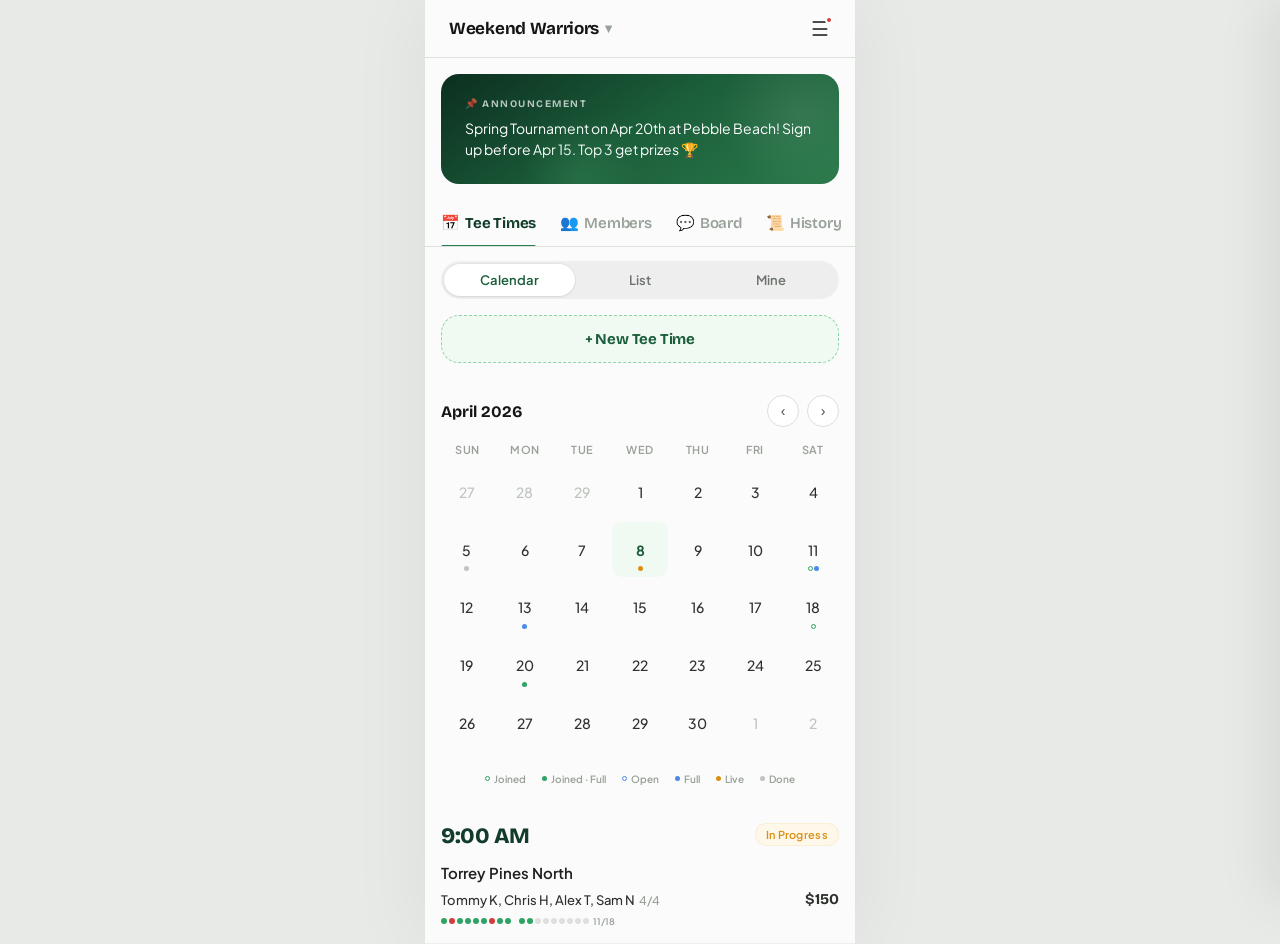
<file: prototype/index.html>
<!DOCTYPE html>
<html lang="en">
<head>
<meta charset="UTF-8">
<meta name="viewport" content="width=device-width, initial-scale=1.0, user-scalable=no">
<title>TeeLab AI — Prototype</title>
<link rel="preconnect" href="https://fonts.googleapis.com">
<link href="https://fonts.googleapis.com/css2?family=Plus+Jakarta+Sans:ital,wght@0,300;0,400;0,500;0,600;0,700;0,800;1,400&family=Bricolage+Grotesque:opsz,wght@12..96,400;12..96,500;12..96,600;12..96,700;12..96,800&display=swap" rel="stylesheet">
<link rel="stylesheet" href="styles.css">
</head>

<body>

<div id="app">
  <!-- Toast -->
  <div id="toast" class="toast"></div>

  <!-- Dropdown Overlay -->
  <div id="dropdownOverlay" class="dropdown-overlay" onclick="closeGroupDropdown()"></div>

  <!-- Drawer Overlay -->
  <div id="drawerOverlay" class="drawer-overlay" onclick="closeDrawer()"></div>

  <!-- Drawer Sidebar -->
  <div id="drawer" class="drawer">
    <div class="drawer-header">
      <div class="drawer-avatar">MC</div>
      <div class="drawer-user-info">
        <div class="drawer-user-name">Mike Chen</div>
        <div class="drawer-user-plan">Free Plan</div>
      </div>
    </div>

    <div class="drawer-section">
      <div class="drawer-section-title">Personal</div>
      <button class="drawer-item" onclick="closeDrawer(); showToast('All rounds history coming soon')">
        <div class="drawer-icon">📜</div>
        <span class="drawer-label">All My Rounds</span>
        <span style="font-size:12px;color:var(--gray-400);">32</span>
      </button>
      <button class="drawer-item" onclick="closeDrawer(); showToast('Overall stats coming soon')">
        <div class="drawer-icon">📊</div>
        <span class="drawer-label">Overall Stats & Handicap</span>
      </button>
      <button class="drawer-item" onclick="closeDrawer(); showToast('3 unread notifications')">
        <div class="drawer-icon">🔔</div>
        <span class="drawer-label">Notifications</span>
        <span class="drawer-badge">3</span>
      </button>
    </div>

    <div class="drawer-divider"></div>

    <div class="drawer-section">
      <div class="drawer-section-title">Account</div>
      <button class="drawer-item" onclick="closeDrawer(); showToast('Profile coming soon')">
        <div class="drawer-icon">👤</div>
        <span class="drawer-label">Profile</span>
      </button>
      <button class="drawer-item" onclick="closeDrawer(); showToast('Upgrade coming soon')">
        <div class="drawer-icon" style="background:var(--green-100);">⭐</div>
        <span class="drawer-label" style="color:var(--green-700);font-weight:600;">Upgrade to Pro</span>
      </button>
    </div>

    <div class="drawer-footer">
      <div class="drawer-footer-text">TeeLab AI v0.1 · #28451</div>
    </div>
  </div>

  <!-- Header -->
  <div class="header">
    <div class="group-switcher" id="groupSwitcher" onclick="toggleGroupDropdown(event)">
      <span class="header-title" id="currentGroupName">Weekend Warriors</span>
      <span class="switcher-arrow">▼</span>
      <div class="group-dropdown" id="groupDropdown">
        <div class="group-dropdown-header">My Groups</div>
        <div id="groupDropdownList"></div>
        <div class="group-dropdown-footer">
          <button onclick="event.stopPropagation(); closeGroupDropdown(); showToast('Create group coming soon')">
            <span style="font-size:16px;">+</span> Create New Group
          </button>
        </div>
      </div>
    </div>
    <button class="menu-btn" onclick="openDrawer()">
      ☰<span class="badge"></span>
    </button>
  </div>

  <!-- Announcement Banner -->
  <div class="announcement">
    <div class="announcement-label">📌 Announcement</div>
    <div class="announcement-text">Spring Tournament on Apr 20th at Pebble Beach! Sign up before Apr 15. Top 3 get prizes 🏆</div>
  </div>

  <!-- Group Tabs -->
  <div class="group-tabs" id="groupTabs">
    <button class="group-tab active-feature" onclick="switchFeature('teetimes', this)">
      <span class="tab-icon">📅</span>
      <span class="tab-label">Tee Times</span>
    </button>
    <button class="group-tab" onclick="switchFeature('members', this)">
      <span class="tab-icon">👥</span>
      <span class="tab-label">Members</span>
    </button>
    <button class="group-tab" onclick="switchFeature('board', this)">
      <span class="tab-icon">💬</span>
      <span class="tab-label">Board</span>
    </button>
    <button class="group-tab" onclick="switchFeature('history', this)">
      <span class="tab-icon">📜</span>
      <span class="tab-label">History</span>
    </button>
    <button class="group-tab" onclick="switchFeature('settings', this)">
      <span class="tab-icon">⚙️</span>
      <span class="tab-label">Settings</span>
    </button>
  </div>

  <!-- === Tee Times Section === -->
  <div id="section-teetimes" class="feature-section">
    <!-- View Controls -->
    <div class="view-controls">
      <div class="view-toggle">
        <button class="view-btn active" onclick="switchView('calendar', this)">Calendar</button>
        <button class="view-btn" onclick="switchView('list', this)">List</button>
        <button class="view-btn" onclick="switchView('mine', this)">Mine</button>
      </div>
    </div>

    <!-- Create Tee Time -->
    <div style="padding: 0 var(--space-lg);">
      <button class="create-btn-inline" onclick="navigate('create-tee-time')">+ New Tee Time</button>
    </div>

    <!-- Calendar View -->
    <div id="calendarView" class="calendar-view">
      <div class="calendar-grid">
        <div class="calendar-header-row">
          <div class="calendar-month">April 2026</div>
          <div class="calendar-nav">
            <button>‹</button>
            <button>›</button>
          </div>
        </div>
        <div class="calendar-weekdays">
          <div class="calendar-weekday">Sun</div>
          <div class="calendar-weekday">Mon</div>
          <div class="calendar-weekday">Tue</div>
          <div class="calendar-weekday">Wed</div>
          <div class="calendar-weekday">Thu</div>
          <div class="calendar-weekday">Fri</div>
          <div class="calendar-weekday">Sat</div>
        </div>
        <div class="calendar-days" id="calendarDays"></div>
        <div class="calendar-legend">
          <span class="legend-item"><span class="dot dot-mine"></span>Joined</span>
          <span class="legend-item"><span class="dot dot-mine-full"></span>Joined · Full</span>
          <span class="legend-item"><span class="dot dot-open"></span>Open</span>
          <span class="legend-item"><span class="dot dot-open-full"></span>Full</span>
          <span class="legend-item"><span class="dot dot-in-progress"></span>Live</span>
          <span class="legend-item"><span class="dot dot-completed"></span>Done</span>
        </div>
      </div>
    </div>

    <!-- Tee times for selected day -->
    <div id="dayTeeTimes" class="tee-time-list"></div>

    <!-- List View -->
    <div id="listView" class="tee-time-list hidden"></div>

    <!-- My Tee Times View -->
    <div id="mineView" class="hidden"></div>
  </div>

  <!-- === Members Section === -->
  <div id="section-members" class="feature-section hidden">
    <div style="padding: 0 var(--space-lg);">
      <div class="section-header" style="margin-top: var(--space-md);">
        <div class="section-title">8 Members · Ranked by Avg</div>
        <button class="section-action">Invite</button>
      </div>

      <div class="player-list" id="membersList"></div>
    </div>
  </div>

  <!-- === Board Section === -->
  <div id="section-board" class="feature-section hidden">
    <div style="padding: 0 var(--space-lg);">
      <div class="section-header" style="margin-top: var(--space-md);">
        <div class="section-title">Message Board</div>
      </div>

      <div style="margin-bottom: var(--space-md);">
        <textarea class="form-input" rows="2" placeholder="Write something to the group..." style="font-size: 14px;"></textarea>
        <div style="text-align: right; margin-top: var(--space-sm);">
          <button class="btn-primary" style="width: auto; padding: 8px 20px; font-size: 13px;" onclick="showToast('Message posted!')">Post</button>
        </div>
      </div>

      <div id="boardMessages" style="display:flex; flex-direction:column; gap: var(--space-md);"></div>
    </div>
  </div>

  <!-- === History Section === -->
  <div id="section-history" class="feature-section hidden">
    <div style="padding: 0 var(--space-lg);">
      <div class="section-header" style="margin-top: var(--space-md);">
        <div class="section-title">Tee Time History</div>
        <span style="font-size: 12px; color: var(--gray-400);">12 rounds</span>
      </div>
      <div id="historyList" style="display:flex; flex-direction:column; gap: var(--space-md);"></div>
    </div>
  </div>

  <!-- === Settings Section === -->
  <div id="section-settings" class="feature-section hidden">
    <div style="padding: 0 var(--space-lg);">
      <div class="section-header" style="margin-top: var(--space-md);">
        <div class="section-title">Group Settings</div>
      </div>

      <!-- Group Info -->
      <div class="detail-section-title" style="margin-top: var(--space-md);">Group Info</div>
      <div class="player-slot" style="cursor:pointer;" onclick="showToast('Edit group name coming soon')">
        <div style="flex:1;">
          <div class="player-name">Group Name</div>
          <div class="player-role">Weekend Warriors</div>
        </div>
        <span style="color:var(--gray-300);font-size:16px;">›</span>
      </div>
      <div class="player-slot" style="cursor:pointer;" onclick="showToast('Edit announcement coming soon')">
        <div style="flex:1;">
          <div class="player-name">Announcement</div>
          <div class="player-role" style="white-space:nowrap;overflow:hidden;text-overflow:ellipsis;max-width:240px;">Spring Tournament on Apr 20th...</div>
        </div>
        <span style="color:var(--gray-300);font-size:16px;">›</span>
      </div>
      <div class="player-slot">
        <div style="flex:1;">
          <div class="player-name">Group Code</div>
          <div class="player-role">#28451</div>
        </div>
      </div>

      <!-- Share & Invite -->
      <div class="detail-section-title" style="margin-top: var(--space-xl);">Share & Invite</div>
      <div class="player-slot" style="cursor:pointer;" onclick="showToast('Link copied!')">
        <div class="avatar" style="background:var(--green-100);color:var(--green-600);width:36px;height:36px;border-radius:50%;display:flex;align-items:center;justify-content:center;font-size:16px;">🔗</div>
        <div style="flex:1;">
          <div class="player-name">Share Invite Link</div>
          <div class="player-role">Anyone with the link can apply to join</div>
        </div>
      </div>

      <!-- Join Requests -->
      <div class="detail-section-title" style="margin-top: var(--space-xl);">Join Requests</div>
      <div class="player-slot" style="cursor:pointer;" onclick="showToast('Join requests page coming soon')">
        <div class="avatar" style="background:var(--amber-light);color:var(--amber);width:36px;height:36px;border-radius:50%;display:flex;align-items:center;justify-content:center;font-size:16px;">📋</div>
        <div style="flex:1;">
          <div class="player-name">Pending Requests</div>
          <div class="player-role">2 people waiting for approval</div>
        </div>
        <span class="drawer-badge">2</span>
      </div>

      <!-- Admin -->
      <div class="detail-section-title" style="margin-top: var(--space-xl);">Admin</div>
      <div class="player-slot" style="cursor:pointer;" onclick="showToast('Manage admins coming soon')">
        <div style="flex:1;">
          <div class="player-name">Manage Admins</div>
          <div class="player-role">1 owner, 1 admin</div>
        </div>
        <span style="color:var(--gray-300);font-size:16px;">›</span>
      </div>
      <div class="player-slot" style="cursor:pointer;" onclick="showToast('Transfer ownership coming soon')">
        <div style="flex:1;">
          <div class="player-name">Transfer Ownership</div>
          <div class="player-role">Current owner: Mike C.</div>
        </div>
        <span style="color:var(--gray-300);font-size:16px;">›</span>
      </div>

      <!-- Danger Zone -->
      <div class="detail-section-title" style="margin-top: var(--space-xl); color: var(--red);">Danger Zone</div>
      <div class="player-slot" style="cursor:pointer;" onclick="showToast('Are you sure?')">
        <div style="flex:1;">
          <div class="player-name" style="color: var(--red);">Leave Group</div>
        </div>
      </div>

    </div>
  </div>

</div>

<script src="shared.js?v=2"></script>
<script>
// ============================================================
// FEATURE SWITCHING
// ============================================================
let currentFeature = 'teetimes';

function switchFeature(feature, btn) {
  currentFeature = feature;

  // Update active tab
  document.querySelectorAll('#groupTabs .group-tab').forEach(c => c.classList.remove('active-feature'));
  btn.classList.add('active-feature');

  // Toggle sections
  document.querySelectorAll('.feature-section').forEach(s => s.classList.add('hidden'));
  document.getElementById(`section-${feature}`).classList.remove('hidden');

  // Lazy render
  if (feature === 'members') renderMembersList();
  if (feature === 'board') renderBoard();
  if (feature === 'history') renderHistory();
}

// ============================================================
// HISTORY
// ============================================================
function renderHistory() {
  const container = document.getElementById('historyList');
  const history = [
    { date: 'Apr 5, 2026', course: 'Torrey Pines South', players: [
      { pi: 0, score: '+1' }, { pi: 1, score: '+3' }, { pi: 2, score: '+2' }, { pi: 3, score: '+5' }
    ]},
    { date: 'Mar 29, 2026', course: 'Riviera CC', players: [
      { pi: 0, score: '+3' }, { pi: 3, score: '+4' }, { pi: 5, score: '+2' }, { pi: 6, score: '+7' }
    ]},
    { date: 'Mar 22, 2026', course: 'Pebble Beach', players: [
      { pi: 0, score: '0' }, { pi: 1, score: '+2' }, { pi: 2, score: '+1' }, { pi: 4, score: '+6' }
    ]},
    { date: 'Mar 15, 2026', course: 'Torrey Pines South', players: [
      { pi: 0, score: '+2' }, { pi: 1, score: '+1' }, { pi: 2, score: '+4' }, { pi: 3, score: '+3' }
    ]},
    { date: 'Mar 8, 2026', course: 'Torrey Pines North', players: [
      { pi: 0, score: '+5' }, { pi: 5, score: '+3' }, { pi: 7, score: '+8' }
    ]},
    { date: 'Mar 1, 2026', course: 'Riviera CC', players: [
      { pi: 1, score: '+2' }, { pi: 2, score: '+1' }, { pi: 3, score: '+6' }, { pi: 4, score: '+4' }
    ]},
    { date: 'Feb 22, 2026', course: 'Pebble Beach', players: [
      { pi: 0, score: '+1' }, { pi: 1, score: '+4' }, { pi: 5, score: '+5' }, { pi: 6, score: '+3' }
    ]},
  ];

  container.innerHTML = history.map(h => {
    const playerChips = h.players.map(p => {
      const m = MEMBERS[p.pi];
      const cls = p.score === '0' ? '' : (p.score.startsWith('+') ? 'over' : 'under');
      return `
        <span class="history-player-chip">
          <span class="hp-avatar" style="background:${m.color}">${m.initials}</span>
          ${m.name.split('.')[0]}
          <span class="hp-score ${cls}">${p.score}</span>
        </span>
      `;
    }).join('');

    return `
      <div class="history-card" onclick="navigate('tee-detail', 1)">
        <div class="history-top">
          <div class="history-date">${h.date}</div>
          <span class="tt-status completed">Completed</span>
        </div>
        <div class="history-course">${h.course}</div>
        <div class="history-players">${playerChips}</div>
      </div>
    `;
  }).join('');
}

// ============================================================
// MEMBERS LIST
// ============================================================
// Member stats for ranking
const MEMBER_RANKING = [
  { pi: 0, avg: '+1.2', rounds: 10, role: 'Owner' },
  { pi: 2, avg: '+2.0', rounds: 8, role: 'Member' },
  { pi: 1, avg: '+2.8', rounds: 9, role: 'Admin' },
  { pi: 5, avg: '+3.5', rounds: 7, role: 'Member' },
  { pi: 3, avg: '+4.1', rounds: 10, role: 'Member' },
  { pi: 4, avg: '+5.3', rounds: 6, role: 'Member' },
  { pi: 6, avg: '+6.0', rounds: 5, role: 'Member' },
  { pi: 7, avg: '+8.2', rounds: 4, role: 'Member' },
];

function renderMembersList() {
  const container = document.getElementById('membersList');
  container.innerHTML = MEMBER_RANKING.map((s, rank) => {
    const m = MEMBERS[s.pi];
    const rc = rank < 3 ? ` r${rank + 1}` : '';
    return `
      <div class="lb-card" style="cursor:pointer;" onclick="navigate('member-stats', ${s.pi})">
        <div class="lb-rank${rc}">${rank + 1}</div>
        <div class="lb-avatar" style="background:${m.color}">${m.initials}</div>
        <div class="lb-info">
          <div class="lb-name">${m.name}</div>
          <div class="lb-detail">${s.role} · ${s.rounds} rounds</div>
        </div>
        <div class="lb-stats">
          <div class="lb-avg">${s.avg}</div>
          <div class="lb-rounds">avg</div>
        </div>
      </div>
    `;
  }).join('');
}

// ============================================================
// MESSAGE BOARD
// ============================================================
function renderBoard() {
  const container = document.getElementById('boardMessages');

  // Group posts
  const groupPosts = [
    { pi: 0, text: "Who's up for 36 holes this Saturday? Thinking Torrey Pines AM then Riviera PM 🔥", time: '2h ago', sortKey: 1 },
    { pi: 1, text: "I'm in for the morning round! Can't do afternoon though.", time: '1h ago', sortKey: 2 },
    { pi: 3, text: 'Just got a new driver, need to test it out. Count me in for both!', time: '45m ago', sortKey: 3 },
    { pi: 2, text: "Reminder: anyone who hasn't paid for last week's round, Venmo me 😤", time: '30m ago', sortKey: 4 },
  ];

  // Tee time chat messages
  const teeTimePosts = TEE_TIME_CHAT.map((msg, i) => ({
    ...msg,
    source: { type: 'tee_time', label: 'Apr 11 · Torrey Pines South' },
    sortKey: 5 + i,
  }));

  // Hole comments from round data
  const holePosts = [];
  let sortIdx = 10;
  // Round-level comments
  ROUND_COMMENTS.forEach(msg => {
    holePosts.push({
      ...msg,
      source: { type: 'round', label: 'Apr 5 · Torrey Pines South' },
      sortKey: sortIdx++,
    });
  });
  // Hole-level comments
  Object.entries(HOLE_COMMENTS).forEach(([holeIdx, msgs]) => {
    msgs.forEach(msg => {
      holePosts.push({
        ...msg,
        source: { type: 'hole', label: `Apr 5 · Torrey Pines South · Hole ${parseInt(holeIdx) + 1}` },
        sortKey: sortIdx++,
      });
    });
  });

  // Merge all and sort by sortKey descending (newest first)
  const allPosts = [...groupPosts, ...teeTimePosts, ...holePosts].sort((a, b) => b.sortKey - a.sortKey);

  container.innerHTML = allPosts.map(msg => {
    const m = MEMBERS[msg.pi];
    const sourceTag = msg.source ? `<div class="board-msg-source">${msg.source.type === 'hole' ? '⛳' : '📅'} ${msg.source.label}</div>` : '';
    return `
      <div class="board-msg">
        <div class="board-msg-header">
          <div class="board-msg-avatar" style="background:${m.color}">${m.initials}</div>
          <div class="board-msg-name">${m.name}</div>
          <div class="board-msg-time">${msg.time}</div>
        </div>
        ${sourceTag}
        <div class="board-msg-text">${msg.text}</div>
      </div>
    `;
  }).join('');
}

// ============================================================
// CALENDAR
// ============================================================
function getDotClass(tt) {
  if (tt.status === 'completed') return 'dot-completed';
  if (tt.status === 'in_progress') return 'dot-in-progress';
  const isMine = tt.players.includes(MY_INDEX);
  const isFull = tt.players.length >= tt.maxPlayers;
  if (isMine && isFull) return 'dot-mine-full';
  if (isMine) return 'dot-mine';
  if (isFull) return 'dot-open-full';
  return 'dot-open';
}

function renderCalendar() {
  const daysContainer = document.getElementById('calendarDays');
  // April 2026: starts on Wednesday (day index 3), 30 days
  const startDay = 3; // Wed
  const totalDays = 30;

  const teeDateMap = {};
  TEE_TIMES.forEach(tt => {
    const day = parseInt(tt.date.split('-')[2]);
    if (!teeDateMap[day]) teeDateMap[day] = [];
    teeDateMap[day].push(tt);
  });

  let html = '';

  // Previous month padding
  for (let i = 0; i < startDay; i++) {
    const d = 29 - startDay + 1 + i;
    html += `<div class="calendar-day other-month">${d}</div>`;
  }

  for (let d = 1; d <= totalDays; d++) {
    const isToday = d === 8;
    const tees = teeDateMap[d];
    const hasTee = tees && tees.length > 0;

    let dots = '';
    if (hasTee) {
      dots = `<span class="dot-group">${tees.slice(0, 4).map(t =>
        `<span class="dot ${getDotClass(t)}"></span>`
      ).join('')}</span>`;
    }

    html += `<div class="calendar-day${isToday ? ' today' : ''}" onclick="selectDay(${d})">${d}${dots}</div>`;
  }

  // Next month padding
  const remaining = 7 - ((startDay + totalDays) % 7);
  if (remaining < 7) {
    for (let i = 1; i <= remaining; i++) {
      html += `<div class="calendar-day other-month">${i}</div>`;
    }
  }

  daysContainer.innerHTML = html;
}

function selectDay(day) {
  const container = document.getElementById('dayTeeTimes');
  const dayTees = TEE_TIMES.filter(tt => {
    const d = parseInt(tt.date.split('-')[2]);
    return d === day;
  });

  if (dayTees.length === 0) {
    container.innerHTML = `<div style="text-align:center; padding: 32px 0; color: var(--gray-400); font-size: 14px;">No tee times on Apr ${day}</div>`;
    return;
  }

  container.innerHTML = dayTees.map(tt => renderTeeTimeCard(tt)).join('');
}

// ============================================================
// LIST VIEW
// ============================================================
function renderListView() {
  const container = document.getElementById('listView');
  // List view: only upcoming and in_progress (completed goes to History)
  let filtered = TEE_TIMES.filter(tt => tt.status !== 'completed');

  if (filtered.length === 0) {
    container.innerHTML = `<div style="text-align:center; padding: 40px 0; color: var(--gray-400); font-size: 14px;">No upcoming tee times</div>`;
    return;
  }

  // Group by date
  const grouped = {};
  filtered.forEach(tt => {
    if (!grouped[tt.date]) grouped[tt.date] = [];
    grouped[tt.date].push(tt);
  });

  let html = '';
  Object.keys(grouped).sort().forEach(date => {
    const d = new Date(date + 'T00:00:00');
    const label = d.toLocaleDateString('en-US', { weekday: 'long', month: 'short', day: 'numeric' });
    html += `<div class="date-label">${label}</div>`;
    grouped[date].forEach(tt => {
      html += renderTeeTimeCard(tt);
    });
  });

  container.innerHTML = html;
}

// ============================================================
// MINE VIEW
// ============================================================
function renderMineView() {
  const container = document.getElementById('mineView');
  const mine = TEE_TIMES.filter(tt => tt.players.includes(MY_INDEX));

  if (mine.length === 0) {
    container.innerHTML = `<div style="text-align:center; padding: 40px 0; color: var(--gray-400); font-size: 14px;">You haven't joined any tee times yet</div>`;
    return;
  }

  // Split into future/today and past
  const today = '2026-04-08';
  const upcoming = mine.filter(tt => tt.date >= today).sort((a, b) => a.date.localeCompare(b.date));
  const past = mine.filter(tt => tt.date < today).sort((a, b) => b.date.localeCompare(a.date));
  const sorted = [...upcoming, ...past];

  // Group by date
  const grouped = {};
  sorted.forEach(tt => {
    if (!grouped[tt.date]) grouped[tt.date] = [];
    grouped[tt.date].push(tt);
  });

  let html = '<div class="tee-time-list">';
  const seen = new Set();
  sorted.forEach(tt => {
    if (seen.has(tt.date)) return;
    seen.add(tt.date);
    const d = new Date(tt.date + 'T00:00:00');
    const label = d.toLocaleDateString('en-US', { weekday: 'long', month: 'short', day: 'numeric' });
    html += `<div class="date-label">${label}</div>`;
    grouped[tt.date].forEach(t => { html += renderTeeTimeCard(t); });
  });
  html += '</div>';
  container.innerHTML = html;
}

// ============================================================
// VIEW SWITCHING
// ============================================================
let currentView = 'calendar';

function switchView(view, btn) {
  currentView = view;
  btn.parentElement.querySelectorAll('.view-btn').forEach(b => b.classList.remove('active'));
  btn.classList.add('active');

  document.getElementById('calendarView').classList.add('hidden');
  document.getElementById('listView').classList.add('hidden');
  document.getElementById('mineView').classList.add('hidden');
  document.getElementById('dayTeeTimes').classList.add('hidden');

  if (view === 'calendar') {
    document.getElementById('calendarView').classList.remove('hidden');
    document.getElementById('dayTeeTimes').classList.remove('hidden');
  } else if (view === 'list') {
    document.getElementById('listView').classList.remove('hidden');
    renderListView();
  } else if (view === 'mine') {
    document.getElementById('mineView').classList.remove('hidden');
    renderMineView();
  }
}

// ============================================================
// INIT
// ============================================================
function init() {
  renderCalendar();
  renderListView();
  // renderScorecard — skip (handled by scorecard page)
  // renderHoleParGrid — skip (handled by create-course page)
  selectDay(8);
}

init();
</script>

</body>
</html>
</file>
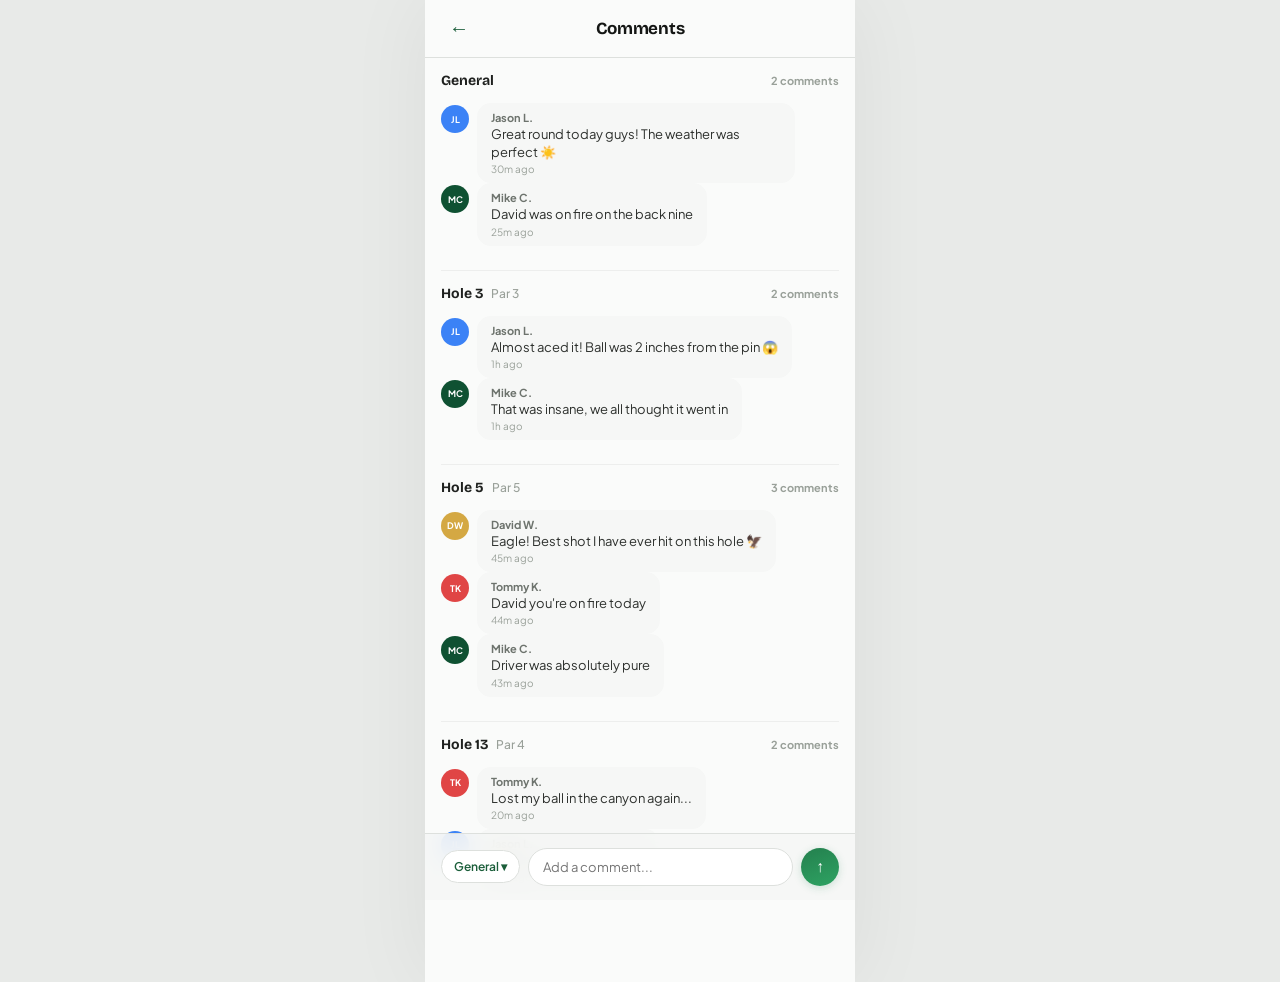
<file: prototype/comments.html>
<!DOCTYPE html>
<html lang="en">
<head>
<meta charset="UTF-8">
<meta name="viewport" content="width=device-width, initial-scale=1.0, user-scalable=no">
<title>Comments — TeeLab AI</title>
<link rel="preconnect" href="https://fonts.googleapis.com">
<link href="https://fonts.googleapis.com/css2?family=Plus+Jakarta+Sans:ital,wght@0,300;0,400;0,500;0,600;0,700;0,800;1,400&family=Bricolage+Grotesque:opsz,wght@12..96,400;12..96,500;12..96,600;12..96,700;12..96,800&display=swap" rel="stylesheet">
<link rel="stylesheet" href="styles.css">
<script src="shared.js?v=2"></script>
</head>
<body>
<div id="app">

  <!-- Header -->
  <div class="header">
    <button class="header-back" onclick="location.href='scorecard.html'">←</button>
    <div class="header-title">Comments</div>
    <div class="header-back invisible"></div>
  </div>

  <!-- Comments Content -->
  <div id="commentsContent"></div>

  <!-- Sticky Comment Input Bar -->
  <div class="comment-input-bar">
    <button class="comment-target-btn" id="commentTargetBtn" onclick="toggleCommentTarget()">General ▾</button>
    <div class="comment-target-dropdown" id="commentTargetDropdown">
      <button class="comment-target-option active" onclick="selectCommentTarget('round', 'General')">General</button>
      <div class="comment-target-divider"></div>
      <div class="comment-target-holes" id="commentTargetHoles"></div>
    </div>
    <input type="text" id="commentInput" placeholder="Add a comment..." onkeydown="if(event.key==='Enter') sendPageComment()">
    <button class="chat-send-btn" onclick="sendPageComment()">↑</button>
  </div>

</div>

<script>
let commentTarget = 'round';

function renderCommentsPage(scrollToHole) {
  const content = document.getElementById('commentsContent');
  let html = '';

  // General thread (round comments)
  html += '<div class="comment-thread" id="thread-general">';
  html += '<div class="comment-thread-header">';
  html += '<div class="comment-thread-label">General</div>';
  html += '<div class="comment-thread-count">' + ROUND_COMMENTS.length + ' comment' + (ROUND_COMMENTS.length !== 1 ? 's' : '') + '</div>';
  html += '</div>';
  html += renderCommentMessages(ROUND_COMMENTS);
  html += '</div>';

  // Hole threads — only holes with comments
  const holeKeys = Object.keys(HOLE_COMMENTS).map(Number).sort((a, b) => a - b);
  holeKeys.forEach(holeIdx => {
    const msgs = HOLE_COMMENTS[holeIdx];
    if (!msgs || msgs.length === 0) return;

    const holeNum = holeIdx + 1;
    const par = COURSE_PAR[holeIdx];
    html += '<div class="comment-divider"></div>';
    html += '<div class="comment-thread" id="thread-hole-' + holeIdx + '">';
    html += '<div class="comment-thread-header">';
    html += '<div class="comment-thread-label">Hole ' + holeNum + '</div>';
    html += '<div class="comment-thread-par">Par ' + par + '</div>';
    html += '<div class="comment-thread-count">' + msgs.length + ' comment' + (msgs.length !== 1 ? 's' : '') + '</div>';
    html += '</div>';
    html += renderCommentMessages(msgs);
    html += '</div>';
  });

  if (holeKeys.length === 0 && ROUND_COMMENTS.length === 0) {
    html += '<div class="no-comments">No comments yet. Be the first!</div>';
  }

  content.innerHTML = html;

  // Populate hole options in dropdown
  const holesContainer = document.getElementById('commentTargetHoles');
  let holesHtml = '';
  for (let i = 0; i < 18; i++) {
    holesHtml += '<button class="comment-target-option" onclick="selectCommentTarget(' + i + ', \'Hole ' + (i + 1) + '\')">Hole ' + (i + 1) + '</button>';
  }
  holesContainer.innerHTML = holesHtml;

  // Scroll to specific hole if requested via ?id param
  const paramId = scrollToHole !== undefined ? scrollToHole : getParam('id');
  if (paramId !== null && paramId !== undefined) {
    const el = document.getElementById('thread-hole-' + paramId);
    if (el) {
      setTimeout(() => el.scrollIntoView({ behavior: 'smooth', block: 'start' }), 100);
    }
  }
}

function renderCommentMessages(msgs) {
  if (!msgs || msgs.length === 0) {
    return '<div class="no-comments">No comments yet</div>';
  }
  return msgs.map(msg => renderChatMsg(msg)).join('');
}

function toggleCommentTarget() {
  const dropdown = document.getElementById('commentTargetDropdown');
  dropdown.classList.toggle('show');
}

function selectCommentTarget(target, label) {
  commentTarget = target;
  document.getElementById('commentTargetBtn').textContent = label + ' ▾';
  document.getElementById('commentTargetDropdown').classList.remove('show');

  // Update active state
  const options = document.querySelectorAll('.comment-target-option');
  options.forEach(opt => opt.classList.remove('active'));
  // Find and activate the selected one
  if (target === 'round') {
    options[0].classList.add('active');
  }

  document.getElementById('commentInput').focus();
}

function sendPageComment() {
  const input = document.getElementById('commentInput');
  const text = input.value.trim();
  if (!text) return;

  const newMsg = { pi: MY_INDEX, text: text, time: 'just now' };

  if (commentTarget === 'round') {
    ROUND_COMMENTS.push(newMsg);
  } else {
    const holeIdx = commentTarget;
    if (!HOLE_COMMENTS[holeIdx]) {
      HOLE_COMMENTS[holeIdx] = [];
    }
    HOLE_COMMENTS[holeIdx].push(newMsg);
  }

  input.value = '';
  renderCommentsPage();
}

// Close dropdown on outside click
document.addEventListener('click', (e) => {
  if (!e.target.closest('.comment-target-btn') && !e.target.closest('.comment-target-dropdown')) {
    document.getElementById('commentTargetDropdown').classList.remove('show');
  }
});

// Init
renderCommentsPage();
</script>
</body>
</html>
</file>
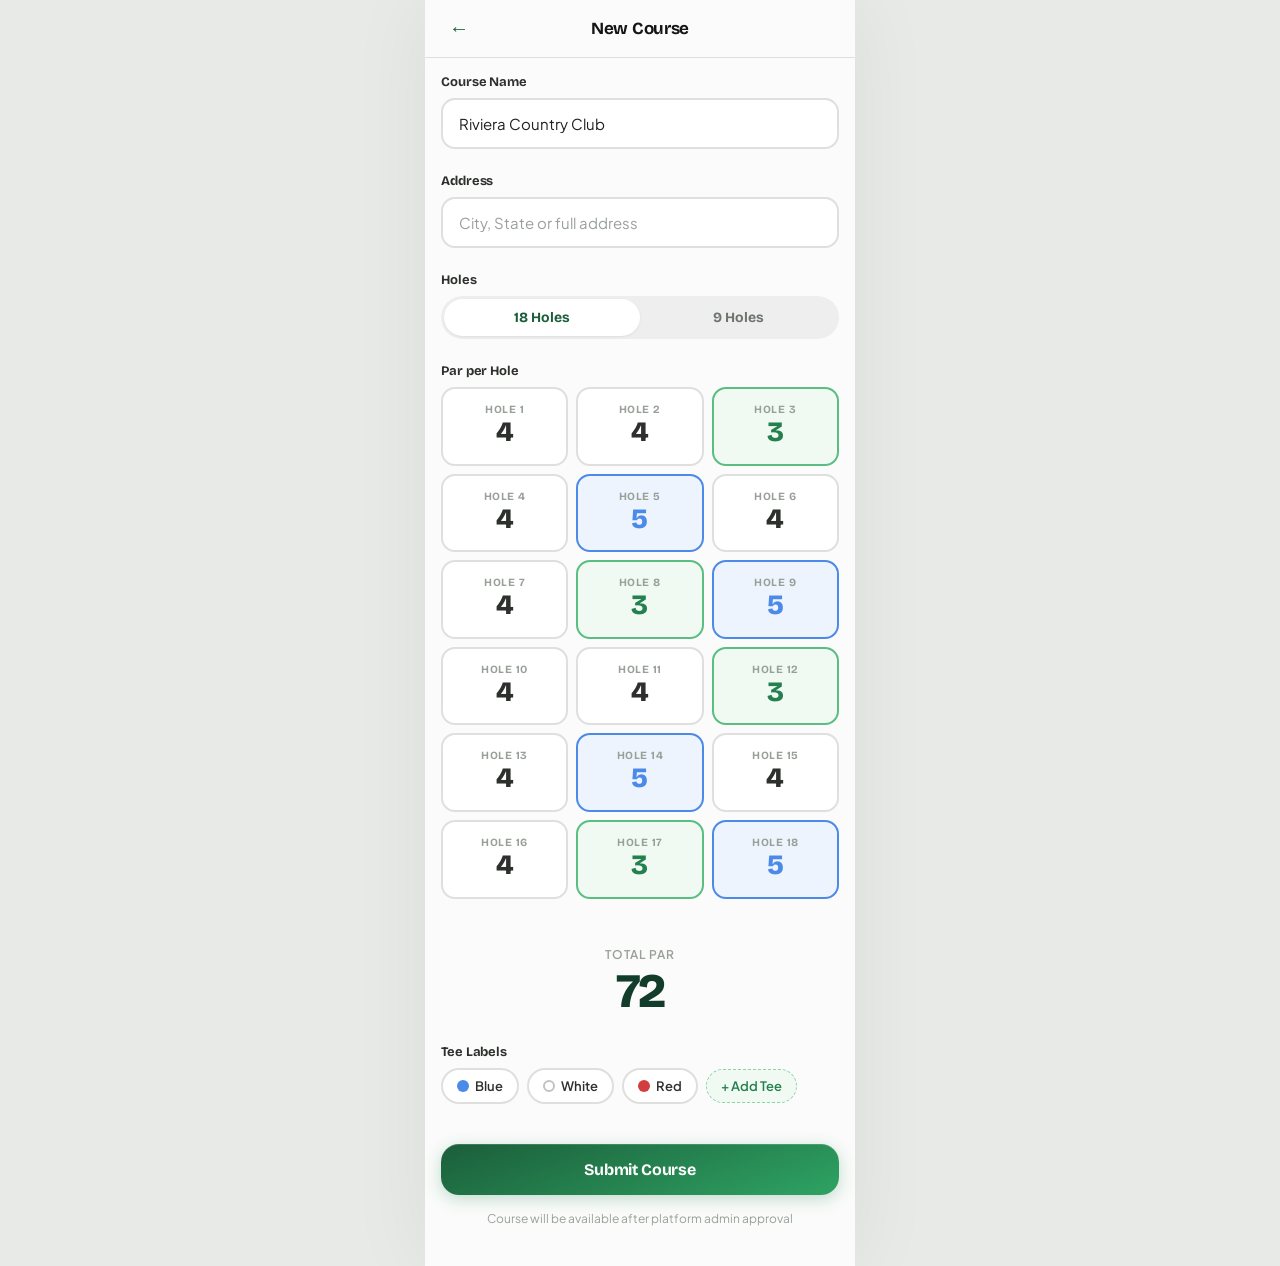
<file: prototype/create-course.html>
<!DOCTYPE html>
<html lang="en">
<head>
<meta charset="UTF-8">
<meta name="viewport" content="width=device-width, initial-scale=1.0, user-scalable=no">
<title>New Course — TeeLab AI</title>
<link rel="preconnect" href="https://fonts.googleapis.com">
<link href="https://fonts.googleapis.com/css2?family=Plus+Jakarta+Sans:ital,wght@0,300;0,400;0,500;0,600;0,700;0,800;1,400&family=Bricolage+Grotesque:opsz,wght@12..96,400;12..96,500;12..96,600;12..96,700;12..96,800&display=swap" rel="stylesheet">
<link rel="stylesheet" href="styles.css">
<script src="shared.js?v=2"></script>
</head>
<body>
<div id="app">

  <!-- Header -->
  <div class="header">
    <button class="header-back" onclick="location.href='create-tee-time.html'">←</button>
    <div class="header-title">New Course</div>
    <div class="header-back invisible"></div>
  </div>

  <!-- Form -->
  <div class="form-page">

    <!-- Course Name -->
    <div class="form-group">
      <label class="form-label">Course Name</label>
      <input type="text" class="form-input" value="Riviera Country Club" placeholder="Course name">
    </div>

    <!-- Address -->
    <div class="form-group">
      <label class="form-label">Address</label>
      <input type="text" class="form-input" placeholder="City, State or full address">
    </div>

    <!-- Holes -->
    <div class="form-group">
      <label class="form-label">Holes</label>
      <div class="hole-count-toggle">
        <button class="hole-count-btn active" id="btn18" onclick="setHoleCount(18)">18 Holes</button>
        <button class="hole-count-btn" id="btn9" onclick="setHoleCount(9)">9 Holes</button>
      </div>
    </div>

    <!-- Par Grid -->
    <div class="form-group">
      <label class="form-label">Par per Hole</label>
      <div class="hole-par-grid" id="holeParGrid"></div>
    </div>

    <!-- Total Par -->
    <div class="total-par-display">
      <div class="total-par-label">Total Par</div>
      <div class="total-par-value" id="totalParValue">72</div>
    </div>

    <!-- Tee Labels -->
    <div class="form-group">
      <label class="form-label">Tee Labels</label>
      <div id="teeLabelsContainer" style="display:flex; flex-wrap:wrap; gap:var(--space-sm); align-items:center;">
        <span class="tee-label-chip" style="display:inline-flex; align-items:center; gap:6px; padding:8px 14px; border-radius:var(--radius-full); border:2px solid var(--gray-200); background:#fff; font-size:13px; font-weight:600; color:var(--gray-700);">
          <span style="width:12px; height:12px; border-radius:50%; background:#4B8AE8;"></span>Blue
        </span>
        <span class="tee-label-chip" style="display:inline-flex; align-items:center; gap:6px; padding:8px 14px; border-radius:var(--radius-full); border:2px solid var(--gray-200); background:#fff; font-size:13px; font-weight:600; color:var(--gray-700);">
          <span style="width:12px; height:12px; border-radius:50%; background:#fff; border:2px solid var(--gray-300);"></span>White
        </span>
        <span class="tee-label-chip" style="display:inline-flex; align-items:center; gap:6px; padding:8px 14px; border-radius:var(--radius-full); border:2px solid var(--gray-200); background:#fff; font-size:13px; font-weight:600; color:var(--gray-700);">
          <span style="width:12px; height:12px; border-radius:50%; background:#D43D3D;"></span>Red
        </span>
        <button onclick="showToast('Add tee feature coming soon')" style="display:inline-flex; align-items:center; gap:4px; padding:8px 14px; border-radius:var(--radius-full); border:1.5px dashed var(--green-300); background:var(--green-50); font-size:13px; font-weight:600; color:var(--green-600); cursor:pointer; font-family:var(--font-body);">+ Add Tee</button>
      </div>
    </div>

    <!-- Submit -->
    <button class="btn-primary" onclick="showToast('Course submitted for approval!'); setTimeout(() => navigate('create-tee-time'), 400);" style="margin-top:var(--space-lg);">Submit Course</button>

    <p style="text-align:center; font-size:12px; color:var(--gray-400); margin-top:var(--space-lg); padding-bottom:var(--space-xl);">Course will be available after platform admin approval</p>

  </div>

</div>

<script>
let courseHoleCount = 18;
let holePars = [4,4,3,4,5,4,4,3,5, 4,4,3,4,5,4,4,3,5];

function setHoleCount(count) {
  courseHoleCount = count;
  document.getElementById('btn18').classList.toggle('active', count === 18);
  document.getElementById('btn9').classList.toggle('active', count === 9);

  if (count === 9) {
    holePars = holePars.slice(0, 9);
  } else {
    while (holePars.length < 18) {
      holePars.push(4);
    }
  }

  renderHoleParGrid();
  updateTotalPar();
}

function renderHoleParGrid() {
  const grid = document.getElementById('holeParGrid');
  let html = '';
  for (let i = 0; i < courseHoleCount; i++) {
    const par = holePars[i];
    const parClass = par === 3 ? 'par-3' : (par === 5 ? 'par-5' : '');
    html += '<div class="hole-par-item ' + parClass + '" onclick="cyclePar(' + i + ')">';
    html += '<div class="hole-num">HOLE ' + (i + 1) + '</div>';
    html += '<div class="hole-par-value">' + par + '</div>';
    html += '</div>';
  }
  grid.innerHTML = html;
}

function cyclePar(index) {
  const current = holePars[index];
  if (current === 3) holePars[index] = 4;
  else if (current === 4) holePars[index] = 5;
  else holePars[index] = 3;

  renderHoleParGrid();
  updateTotalPar();
}

function updateTotalPar() {
  const total = holePars.reduce((sum, p) => sum + p, 0);
  document.getElementById('totalParValue').textContent = total;
}

// Init
renderHoleParGrid();
updateTotalPar();
</script>
</body>
</html>
</file>
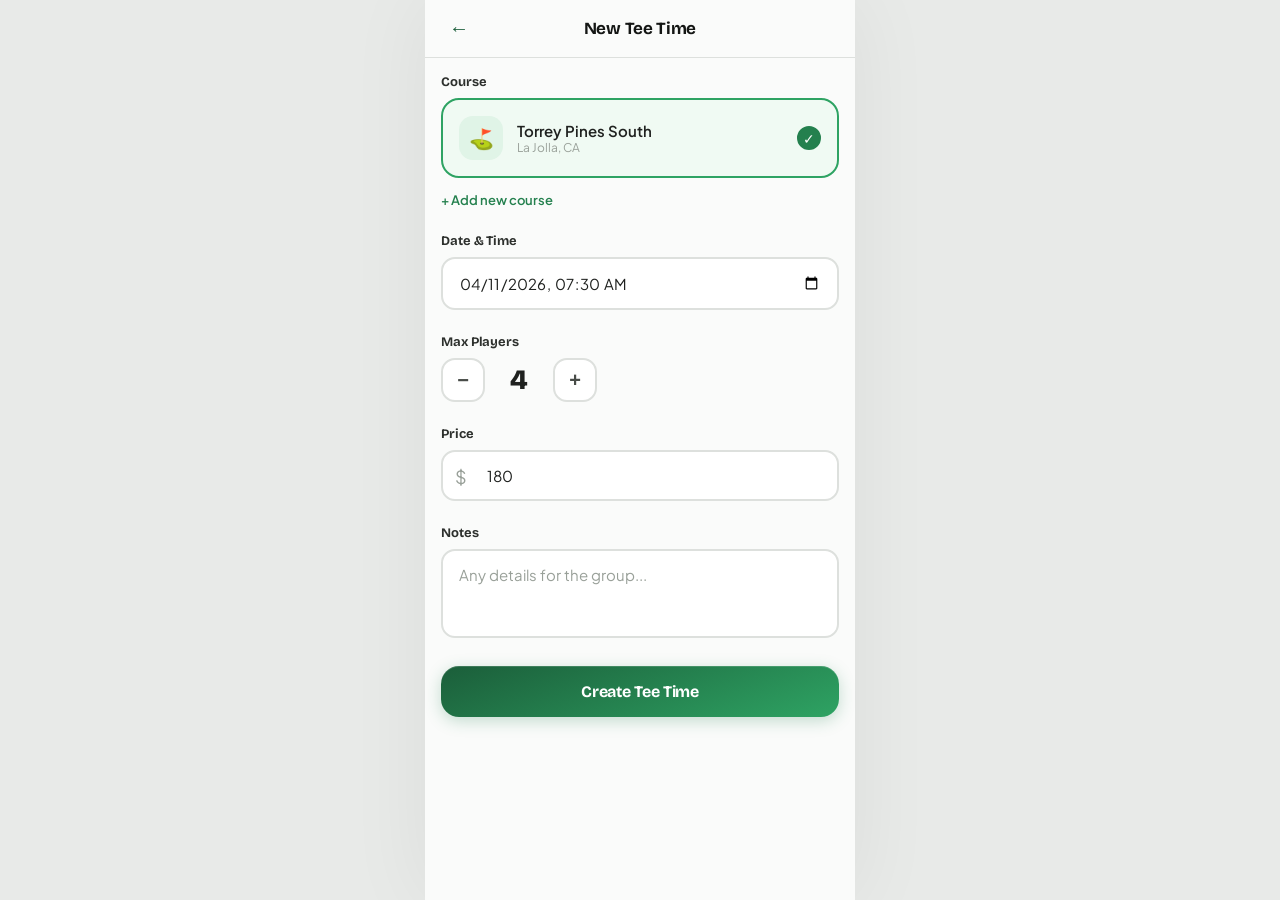
<file: prototype/create-tee-time.html>
<!DOCTYPE html>
<html lang="en">
<head>
<meta charset="UTF-8">
<meta name="viewport" content="width=device-width, initial-scale=1.0, user-scalable=no">
<title>New Tee Time — TeeLab AI</title>
<link rel="preconnect" href="https://fonts.googleapis.com">
<link href="https://fonts.googleapis.com/css2?family=Plus+Jakarta+Sans:ital,wght@0,300;0,400;0,500;0,600;0,700;0,800;1,400&family=Bricolage+Grotesque:opsz,wght@12..96,400;12..96,500;12..96,600;12..96,700;12..96,800&display=swap" rel="stylesheet">
<link rel="stylesheet" href="styles.css">
<script src="shared.js?v=2"></script>
</head>
<body>
<div id="app">

  <!-- Header -->
  <div class="header">
    <button class="header-back" onclick="location.href='index.html'">←</button>
    <div class="header-title">New Tee Time</div>
    <div class="header-back invisible"></div>
  </div>

  <!-- Form -->
  <div class="form-page">

    <!-- Course -->
    <div class="form-group">
      <label class="form-label">Course</label>
      <div class="course-select-card selected" onclick="this.classList.toggle('selected')">
        <div class="course-icon">⛳</div>
        <div class="course-info">
          <div class="course-name">Torrey Pines South</div>
          <div class="course-address">La Jolla, CA</div>
        </div>
        <div class="check">✓</div>
      </div>
      <a href="create-course.html" style="display:inline-block; margin-top:var(--space-md); font-size:13px; font-weight:600; color:var(--green-600); text-decoration:none; cursor:pointer;">+ Add new course</a>
    </div>

    <!-- Date & Time -->
    <div class="form-group">
      <label class="form-label">Date & Time</label>
      <input type="datetime-local" class="form-input" value="2026-04-11T07:30">
    </div>

    <!-- Max Players -->
    <div class="form-group">
      <label class="form-label">Max Players</label>
      <div class="stepper">
        <button class="stepper-btn" onclick="adjustStepper(-1)">−</button>
        <div class="stepper-value" id="stepperValue">4</div>
        <button class="stepper-btn" onclick="adjustStepper(1)">+</button>
      </div>
    </div>

    <!-- Price -->
    <div class="form-group">
      <label class="form-label">Price</label>
      <div class="form-input-icon">
        <span class="icon">$</span>
        <input type="number" class="form-input" value="180" placeholder="0">
      </div>
    </div>

    <!-- Notes -->
    <div class="form-group">
      <label class="form-label">Notes</label>
      <textarea class="form-input" rows="3" placeholder="Any details for the group..." style="resize:none; font-family:var(--font-body);"></textarea>
    </div>

    <!-- Submit -->
    <button class="btn-primary" onclick="showToast('Tee time created!'); setTimeout(() => navigate('group'), 400);">Create Tee Time</button>

  </div>

</div>

<script>
function adjustStepper(delta) {
  const el = document.getElementById('stepperValue');
  let val = parseInt(el.textContent) + delta;
  if (val < 1) val = 1;
  if (val > 8) val = 8;
  el.textContent = val;
}
</script>
</body>
</html>
</file>
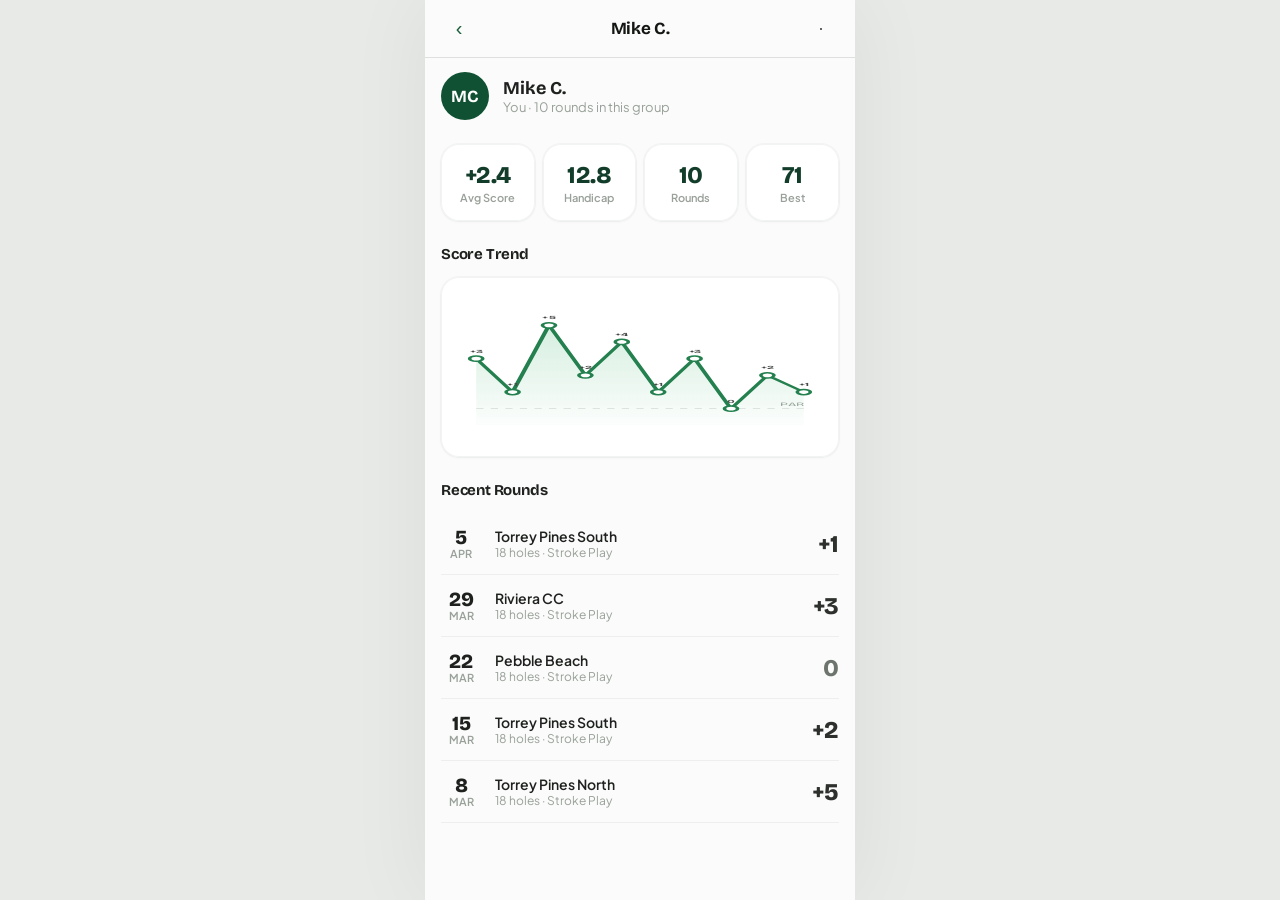
<file: prototype/member-stats.html>
<!DOCTYPE html>
<html lang="en">
<head>
<meta charset="UTF-8">
<meta name="viewport" content="width=device-width, initial-scale=1.0, user-scalable=no">
<title>Member Stats — TeeLab AI</title>
<link rel="preconnect" href="https://fonts.googleapis.com">
<link href="https://fonts.googleapis.com/css2?family=Plus+Jakarta+Sans:ital,wght@0,300;0,400;0,500;0,600;0,700;0,800;1,400&family=Bricolage+Grotesque:opsz,wght@12..96,400;12..96,500;12..96,600;12..96,700;12..96,800&display=swap" rel="stylesheet">
<link rel="stylesheet" href="styles.css">
</head>
<body>

<div id="app">
  <div class="header">
    <button class="header-back" onclick="navigate('group')">‹</button>
    <div class="header-title" id="pageTitle">Stats</div>
    <button class="header-action invisible">·</button>
  </div>

  <div style="padding: 0 var(--space-lg);" id="statsContent"></div>
</div>

<script src="shared.js?v=2"></script>
<script>
// Per-member mock stats
const MEMBER_STATS = {
  0: { avg: '+2.4', handicap: '12.8', rounds: 10, best: 71, trend: [+3,+1,+5,+2,+4,+1,+3,0,+2,+1], recentRounds: [
    { day:'5',month:'Apr',course:'Torrey Pines South',score:'+1' },
    { day:'29',month:'Mar',course:'Riviera CC',score:'+3' },
    { day:'22',month:'Mar',course:'Pebble Beach',score:'0' },
    { day:'15',month:'Mar',course:'Torrey Pines South',score:'+2' },
    { day:'8',month:'Mar',course:'Torrey Pines North',score:'+5' },
  ]},
  1: { avg: '+2.8', handicap: '14.2', rounds: 9, best: 73, trend: [+4,+3,+2,+5,+3,+2,+1,+3,+2], recentRounds: [
    { day:'5',month:'Apr',course:'Torrey Pines South',score:'+3' },
    { day:'22',month:'Mar',course:'Pebble Beach',score:'+2' },
    { day:'15',month:'Mar',course:'Torrey Pines South',score:'+1' },
  ]},
  2: { avg: '+2.0', handicap: '10.5', rounds: 8, best: 72, trend: [+2,+1,+3,+1,+4,+2,+1,+2], recentRounds: [
    { day:'5',month:'Apr',course:'Torrey Pines South',score:'+2' },
    { day:'22',month:'Mar',course:'Pebble Beach',score:'+1' },
    { day:'15',month:'Mar',course:'Torrey Pines South',score:'+4' },
  ]},
  3: { avg: '+4.1', handicap: '18.3', rounds: 10, best: 75, trend: [+5,+6,+4,+3,+5,+4,+3,+5,+4,+2], recentRounds: [
    { day:'5',month:'Apr',course:'Torrey Pines South',score:'+5' },
    { day:'29',month:'Mar',course:'Riviera CC',score:'+4' },
    { day:'15',month:'Mar',course:'Torrey Pines South',score:'+3' },
  ]},
  4: { avg: '+5.3', handicap: '22.1', rounds: 6, best: 77, trend: [+7,+5,+6,+4,+5,+5], recentRounds: [
    { day:'22',month:'Mar',course:'Pebble Beach',score:'+6' },
  ]},
  5: { avg: '+3.5', handicap: '16.0', rounds: 7, best: 74, trend: [+4,+3,+5,+3,+2,+4,+3], recentRounds: [
    { day:'29',month:'Mar',course:'Riviera CC',score:'+2' },
    { day:'8',month:'Mar',course:'Torrey Pines North',score:'+3' },
  ]},
  6: { avg: '+6.0', handicap: '25.4', rounds: 5, best: 78, trend: [+8,+6,+5,+7,+4], recentRounds: [
    { day:'29',month:'Mar',course:'Riviera CC',score:'+7' },
    { day:'22',month:'Feb',course:'Pebble Beach',score:'+3' },
  ]},
  7: { avg: '+8.2', handicap: '30.0', rounds: 4, best: 82, trend: [+10,+8,+9,+6], recentRounds: [
    { day:'8',month:'Mar',course:'Torrey Pines North',score:'+8' },
  ]},
};

function init() {
  const pi = parseInt(getParam('id')) || 0;
  const m = MEMBERS[pi];
  const s = MEMBER_STATS[pi] || MEMBER_STATS[0];
  const isMe = pi === MY_INDEX;

  document.getElementById('pageTitle').textContent = m.name;

  const container = document.getElementById('statsContent');
  container.innerHTML = `
    <!-- Member header -->
    <div style="display:flex; align-items:center; gap:var(--space-md); margin-top:var(--space-md); margin-bottom:var(--space-xl);">
      <div style="background:${m.color}; width:48px; height:48px; border-radius:50%; display:flex; align-items:center; justify-content:center; font-family:var(--font-display); font-weight:700; font-size:17px; color:#fff;">${m.initials}</div>
      <div style="flex:1;">
        <div style="font-family:var(--font-display); font-size:18px; font-weight:700; color:var(--gray-800);">${m.name}</div>
        <div style="font-size:13px; color:var(--gray-400);">${isMe ? 'You' : 'Member'} · ${s.rounds} rounds in this group</div>
      </div>
    </div>

    <!-- Stat Cards -->
    <div class="stats-cards">
      <div class="stat-card"><div class="stat-value">${s.avg}</div><div class="stat-label">Avg Score</div></div>
      <div class="stat-card"><div class="stat-value">${s.handicap}</div><div class="stat-label">Handicap</div></div>
      <div class="stat-card"><div class="stat-value">${s.rounds}</div><div class="stat-label">Rounds</div></div>
      <div class="stat-card"><div class="stat-value">${s.best}</div><div class="stat-label">Best</div></div>
    </div>

    <!-- Score Trend -->
    <div class="section-header" style="margin-top: var(--space-xl);">
      <div class="section-title">Score Trend</div>
    </div>
    <div class="trend-chart" id="trendChart"></div>

    <!-- Recent Rounds -->
    <div class="section-header" style="margin-top: var(--space-xl);">
      <div class="section-title">Recent Rounds</div>
    </div>
    <div id="recentRounds" style="display:flex; flex-direction:column;"></div>
  `;

  renderTrendChart(s.trend);
  renderRecentRounds(s.recentRounds);
}

function renderTrendChart(scores) {
  const chart = document.getElementById('trendChart');
  if (!scores || scores.length < 2) { chart.innerHTML = '<div style="display:flex;align-items:center;justify-content:center;height:100%;color:var(--gray-400);font-size:13px;">Not enough data</div>'; return; }
  const maxVal = Math.max(...scores) + 1;
  const minVal = Math.min(0, Math.min(...scores)) - 1;
  const range = maxVal - minVal;
  const w = 100, h = 100, padX = 5, padY = 10;
  const usableW = w - padX * 2, usableH = h - padY * 2;

  const points = scores.map((s, i) => ({
    x: padX + (i / (scores.length - 1)) * usableW,
    y: padY + ((maxVal - s) / range) * usableH,
    s
  }));

  const parY = padY + ((maxVal - 0) / range) * usableH;
  const pathD = points.map((p, i) => `${i === 0 ? 'M' : 'L'} ${p.x} ${p.y}`).join(' ');
  const areaD = pathD + ` L ${points[points.length - 1].x} ${padY + usableH} L ${points[0].x} ${padY + usableH} Z`;

  chart.innerHTML = `
    <svg viewBox="0 0 ${w} ${h}" preserveAspectRatio="none">
      <defs>
        <linearGradient id="areaGrad" x1="0" y1="0" x2="0" y2="1">
          <stop offset="0%" stop-color="var(--green-400)" stop-opacity="0.25"/>
          <stop offset="100%" stop-color="var(--green-400)" stop-opacity="0.02"/>
        </linearGradient>
      </defs>
      <line x1="${padX}" y1="${parY}" x2="${w - padX}" y2="${parY}" stroke="var(--gray-200)" stroke-width="0.5" stroke-dasharray="2,2"/>
      <text x="${w - padX}" y="${parY - 2}" fill="var(--gray-400)" font-size="3.5" text-anchor="end" font-family="var(--font-display)">PAR</text>
      <path d="${areaD}" fill="url(#areaGrad)"/>
      <path d="${pathD}" fill="none" stroke="var(--green-600)" stroke-width="1.2" stroke-linecap="round" stroke-linejoin="round"/>
      ${points.map(p => `
        <circle cx="${p.x}" cy="${p.y}" r="1.8" fill="#fff" stroke="var(--green-600)" stroke-width="1"/>
        <text x="${p.x}" y="${p.y - 4}" fill="var(--gray-600)" font-size="3.2" text-anchor="middle" font-family="var(--font-display)" font-weight="700">${p.s === 0 ? '0' : (p.s > 0 ? '+' + p.s : p.s)}</text>
      `).join('')}
    </svg>
  `;
}

function renderRecentRounds(rounds) {
  const container = document.getElementById('recentRounds');
  if (!rounds || rounds.length === 0) { container.innerHTML = '<div style="text-align:center;padding:24px 0;color:var(--gray-400);font-size:13px;">No rounds yet</div>'; return; }
  container.innerHTML = rounds.map(r => {
    const cls = r.score === '0' ? 'even' : (r.score.startsWith('+') ? 'over' : 'under');
    return `
      <div class="recent-round">
        <div class="rr-date"><div class="rr-day">${r.day}</div><div class="rr-month">${r.month}</div></div>
        <div class="rr-info"><div class="rr-course">${r.course}</div><div class="rr-detail">18 holes · Stroke Play</div></div>
        <div class="rr-score ${cls}">${r.score}</div>
      </div>
    `;
  }).join('');
}

init();
</script>
</body>
</html>
</file>
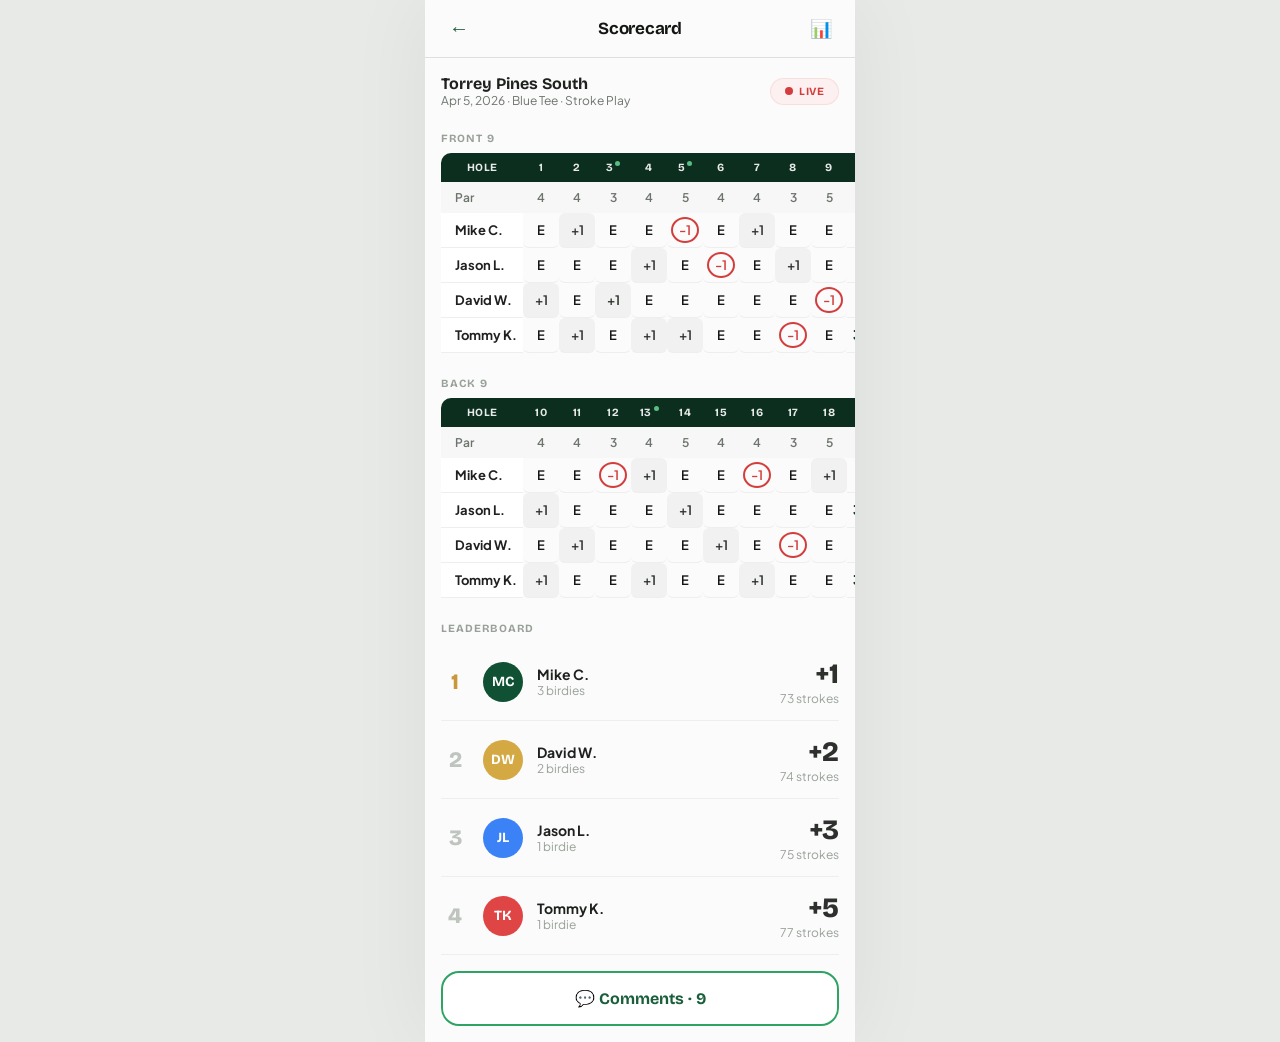
<file: prototype/scorecard.html>
<!DOCTYPE html>
<html lang="en">
<head>
<meta charset="UTF-8">
<meta name="viewport" content="width=device-width, initial-scale=1.0, user-scalable=no">
<title>Scorecard — TeeLab AI</title>
<link rel="preconnect" href="https://fonts.googleapis.com">
<link href="https://fonts.googleapis.com/css2?family=Plus+Jakarta+Sans:ital,wght@0,300;0,400;0,500;0,600;0,700;0,800;1,400&family=Bricolage+Grotesque:opsz,wght@12..96,400;12..96,500;12..96,600;12..96,700;12..96,800&display=swap" rel="stylesheet">
<link rel="stylesheet" href="styles.css">
</head>
<body>
<script src="shared.js?v=2"></script>

<div id="app">

  <!-- Score Input Modal -->
  <div class="modal-overlay" id="scoreModal">
    <div class="modal-sheet">
      <div class="modal-header">
        <button class="modal-nav-btn" id="modalPrev" onclick="navigateHole(-1)">&#8592;</button>
        <div class="modal-header-center">
          <div class="modal-title" id="modalTitle">Hole 1</div>
          <div class="modal-subtitle" id="modalSubtitle">Par 4</div>
        </div>
        <button class="modal-nav-btn" id="modalNext" onclick="navigateHole(1)">&#8594;</button>
      </div>
      <div class="player-score-rows" id="playerScoreRows"></div>
      <div class="modal-actions">
        <button class="btn-secondary" onclick="closeScoreModal()">Cancel</button>
        <button class="btn-primary" onclick="saveHoleScores()">Save</button>
      </div>
    </div>
  </div>

  <!-- Header -->
  <div class="header">
    <button class="header-back" onclick="navigate('tee-detail')">&#8592;</button>
    <div class="header-title">Scorecard</div>
    <button class="header-action">&#x1F4CA;</button>
  </div>

  <!-- Scorecard Header -->
  <div class="scorecard-header">
    <div class="scorecard-info">
      <div class="sc-course">Torrey Pines South</div>
      <div class="sc-meta">Apr 5, 2026 &middot; Blue Tee &middot; Stroke Play</div>
    </div>
    <div class="live-badge">
      <span class="live-dot"></span>
      LIVE
    </div>
  </div>

  <!-- Front 9 -->
  <div class="section-label">Front 9</div>
  <div class="scorecard-wrapper">
    <table class="scorecard-table" id="front9Table"></table>
  </div>

  <!-- Back 9 -->
  <div class="section-label">Back 9</div>
  <div class="scorecard-wrapper">
    <table class="scorecard-table" id="back9Table"></table>
  </div>

  <!-- Leaderboard -->
  <div class="section-label">Leaderboard</div>
  <div class="score-summaries" id="scoreSummaries"></div>

  <!-- Comments -->
  <div style="padding: var(--space-lg);">
    <button class="btn-secondary" id="commentsBtn" onclick="navigate('comments')">&#x1F4AC; Comments &middot; 7</button>
  </div>

</div>

<script>
// ============================================================
// MODAL STATE
// ============================================================
let modalHoleIdx = 0;
let modalScores = {};

// ============================================================
// RENDER SCORECARD
// ============================================================
function renderScorecard() {
  renderScoreTable('front9Table', 0, 9);
  renderScoreTable('back9Table', 9, 18);
  renderSummaries();
}

function renderScoreTable(tableId, start, end) {
  const table = document.getElementById(tableId);
  const players = [0, 1, 2, 3];

  // Hole header row
  let holeHeaderHtml = '<tr><th class="hole-header">Hole</th>';
  for (let i = start; i < end; i++) {
    const holeNum = i + 1;
    const hasComments = HOLE_COMMENTS[i] && HOLE_COMMENTS[i].length > 0;
    const commentDot = hasComments ? '<span class="hole-comment-dot"></span>' : '';
    holeHeaderHtml += `<th class="hole-header" style="cursor:pointer;" onclick="openHoleModal(${i})">${holeNum}${commentDot}</th>`;
  }
  holeHeaderHtml += '<th class="hole-header">TOT</th></tr>';

  // Par row
  let parRowHtml = '<tr class="par-row"><td class="label-cell">Par</td>';
  let parTotal = 0;
  for (let i = start; i < end; i++) {
    parRowHtml += `<td>${COURSE_PAR[i]}</td>`;
    parTotal += COURSE_PAR[i];
  }
  parRowHtml += `<td>${parTotal}</td></tr>`;

  // Player rows
  let playerRowsHtml = '';
  players.forEach(pi => {
    const m = MEMBERS[pi];
    const scores = PLAYER_SCORES[pi];
    let rowHtml = `<tr class="player-row"><td class="player-name-cell">${m.name}</td>`;
    let total = 0;

    for (let i = start; i < end; i++) {
      const score = scores[i];
      const par = COURSE_PAR[i];
      const diff = score - par;
      total += score;

      // Diff display text
      let diffText;
      if (diff === 0) diffText = 'E';
      else if (diff > 0) diffText = '+' + diff;
      else diffText = String(diff);

      // Color class
      let cls = '';
      if (diff <= -2) cls = 'eagle';
      else if (diff === -1) cls = 'birdie';
      else if (diff === 1) cls = 'bogey';
      else if (diff >= 2) cls = 'double-bogey';

      rowHtml += `<td class="score-cell ${cls}" onclick="openScoreModal(${pi}, ${i})">${diffText}</td>`;
    }

    // Total for the 9 holes
    const parSection = COURSE_PAR.slice(start, end).reduce((a, b) => a + b, 0);
    const totalDiff = total - parSection;
    let totalText;
    if (totalDiff === 0) totalText = 'E';
    else if (totalDiff > 0) totalText = '+' + totalDiff;
    else totalText = String(totalDiff);

    rowHtml += `<td class="total-cell">${total} (${totalText})</td></tr>`;
    playerRowsHtml += rowHtml;
  });

  table.innerHTML = `<thead>${holeHeaderHtml}</thead><tbody>${parRowHtml}${playerRowsHtml}</tbody>`;
}

// ============================================================
// LEADERBOARD SUMMARIES
// ============================================================
function renderSummaries() {
  const container = document.getElementById('scoreSummaries');
  const players = [0, 1, 2, 3];
  const totalPar = COURSE_PAR.reduce((a, b) => a + b, 0);

  const standings = players.map(pi => {
    const scores = PLAYER_SCORES[pi];
    const totalStrokes = scores.reduce((a, b) => a + b, 0);
    const diff = totalStrokes - totalPar;
    const birdies = scores.filter((s, i) => s - COURSE_PAR[i] === -1).length;
    return { pi, totalStrokes, diff, birdies };
  });

  standings.sort((a, b) => a.totalStrokes - b.totalStrokes);

  container.innerHTML = standings.map((s, idx) => {
    const m = MEMBERS[s.pi];
    const rankClass = idx === 0 ? 'first' : '';

    let diffText;
    if (s.diff === 0) diffText = 'E';
    else if (s.diff > 0) diffText = '+' + s.diff;
    else diffText = String(s.diff);

    let diffClass = 'even';
    if (s.diff < 0) diffClass = 'under';
    else if (s.diff > 0) diffClass = 'over';

    return `
      <div class="score-summary-card">
        <div class="rank ${rankClass}">${idx + 1}</div>
        <div class="avatar" style="background:${m.color}">${m.initials}</div>
        <div class="summary-info">
          <div class="summary-name">${m.name}</div>
          <div class="summary-detail">${s.birdies} birdie${s.birdies !== 1 ? 's' : ''}</div>
        </div>
        <div class="summary-score">
          <div class="total-strokes ${diffClass}">${diffText}</div>
          <div class="summary-detail">${s.totalStrokes} strokes</div>
        </div>
      </div>
    `;
  }).join('');
}

// ============================================================
// SCORE MODAL
// ============================================================
function openScoreModal(pi, holeIdx) {
  modalHoleIdx = holeIdx;
  modalScores = {};
  [0, 1, 2, 3].forEach(p => {
    modalScores[p] = PLAYER_SCORES[p][holeIdx];
  });
  document.getElementById('scoreModal').classList.add('show');
  renderPlayerScoreRows();
  updateModalHeader();
}

function openHoleModal(holeIdx) {
  openScoreModal(0, holeIdx);
}

function renderPlayerScoreRows() {
  const container = document.getElementById('playerScoreRows');
  const par = COURSE_PAR[modalHoleIdx];

  container.innerHTML = [0, 1, 2, 3].map(pi => {
    const m = MEMBERS[pi];
    const score = modalScores[pi];
    const diff = score - par;

    let scoreClass = 'par';
    if (diff <= -2) scoreClass = 'eagle';
    else if (diff === -1) scoreClass = 'birdie';
    else if (diff === 1) scoreClass = 'bogey';
    else if (diff >= 2) scoreClass = 'double-bogey';

    let diffText, diffClass;
    if (diff === 0) { diffText = 'E'; diffClass = 'even'; }
    else if (diff > 0) { diffText = '+' + diff; diffClass = 'over'; }
    else { diffText = String(diff); diffClass = 'under'; }

    return `
      <div class="player-score-row${pi === MY_INDEX ? ' active-input' : ''}">
        <div class="ps-avatar" style="background:${m.color}">${m.initials}</div>
        <div class="ps-name">${m.name}</div>
        <div class="ps-controls">
          <button class="ps-adj-btn" onclick="adjustPlayerScore(${pi}, -1)">&minus;</button>
          <div>
            <div class="ps-score ${scoreClass}">${score}</div>
            <div class="ps-diff ${diffClass}">${diffText}</div>
          </div>
          <button class="ps-adj-btn" onclick="adjustPlayerScore(${pi}, 1)">+</button>
        </div>
      </div>
    `;
  }).join('');
}

function adjustPlayerScore(pi, delta) {
  const newScore = modalScores[pi] + delta;
  if (newScore < 1) return;
  modalScores[pi] = newScore;
  renderPlayerScoreRows();
}

function navigateHole(delta) {
  // Auto-save current scores before navigating
  saveHoleScoresQuiet();

  const newIdx = modalHoleIdx + delta;
  if (newIdx < 0 || newIdx > 17) return;
  modalHoleIdx = newIdx;

  // Load scores for new hole
  [0, 1, 2, 3].forEach(p => {
    modalScores[p] = PLAYER_SCORES[p][modalHoleIdx];
  });

  updateModalHeader();
  renderPlayerScoreRows();
}

function updateModalHeader() {
  const par = COURSE_PAR[modalHoleIdx];
  document.getElementById('modalTitle').textContent = 'Hole ' + (modalHoleIdx + 1);
  document.getElementById('modalSubtitle').textContent = 'Par ' + par;
  document.getElementById('modalPrev').disabled = modalHoleIdx === 0;
  document.getElementById('modalNext').disabled = modalHoleIdx === 17;
}

function saveHoleScoresQuiet() {
  [0, 1, 2, 3].forEach(pi => {
    PLAYER_SCORES[pi][modalHoleIdx] = modalScores[pi];
  });
}

function saveHoleScores() {
  saveHoleScoresQuiet();
  closeScoreModal();
  renderScorecard();
  showToast('Scores saved for Hole ' + (modalHoleIdx + 1));
}

function closeScoreModal() {
  document.getElementById('scoreModal').classList.remove('show');
}

// ============================================================
// COMMENT COUNTS
// ============================================================
function updateCommentCounts() {
  let total = ROUND_COMMENTS.length;
  Object.values(HOLE_COMMENTS).forEach(arr => { total += arr.length; });
  const btn = document.getElementById('commentsBtn');
  if (btn) btn.textContent = '\uD83D\uDCAC Comments \u00B7 ' + total;
}

// ============================================================
// INIT
// ============================================================
function init() {
  renderScorecard();
  updateCommentCounts();
}

init();
</script>

</body>
</html>
</file>
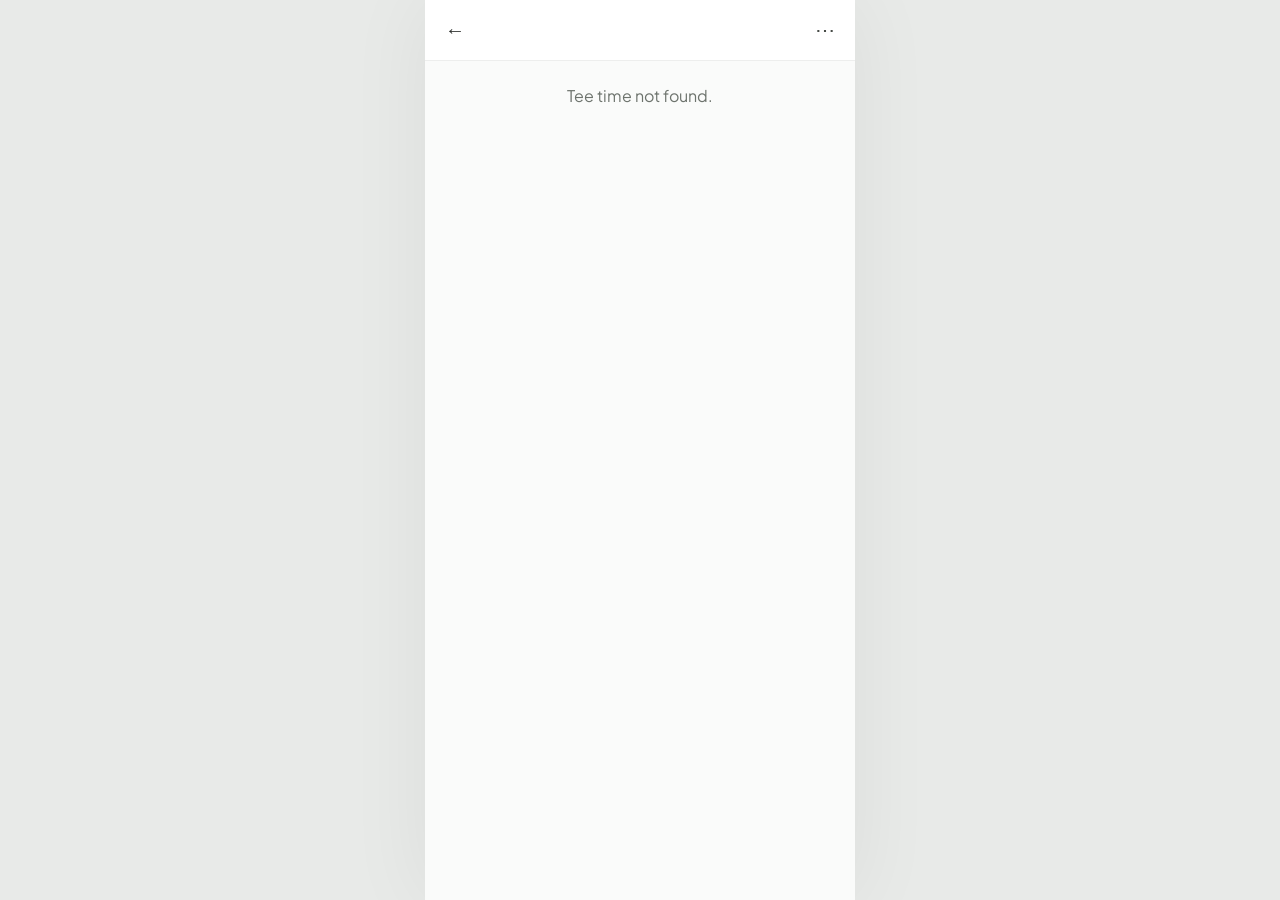
<file: prototype/tee-detail.html>
<!DOCTYPE html>
<html lang="en">
<head>
<meta charset="UTF-8">
<meta name="viewport" content="width=device-width, initial-scale=1.0, user-scalable=no">
<title>Tee Time Detail — TeeLab AI</title>
<link rel="preconnect" href="https://fonts.googleapis.com">
<link href="https://fonts.googleapis.com/css2?family=Plus+Jakarta+Sans:ital,wght@0,300;0,400;0,500;0,600;0,700;0,800;1,400&family=Bricolage+Grotesque:opsz,wght@12..96,400;12..96,500;12..96,600;12..96,700;12..96,800&display=swap" rel="stylesheet">
<link rel="stylesheet" href="styles.css">
</head>
<body>
<div id="app">
  <!-- Header -->
  <div class="detail-header" style="display:flex;align-items:center;justify-content:space-between;padding:var(--space-md) var(--space-lg);border-bottom:1px solid var(--gray-100);background:#fff;position:sticky;top:0;z-index:10;">
    <button onclick="navigate('group')" style="background:none;border:none;font-size:20px;cursor:pointer;padding:var(--space-xs);color:var(--gray-700);">←</button>
    <span id="headerTitle" style="font-family:var(--font-display);font-weight:700;font-size:17px;color:var(--gray-900);"></span>
    <button style="background:none;border:none;font-size:20px;cursor:pointer;padding:var(--space-xs);color:var(--gray-600);">⋯</button>
  </div>

  <!-- Content -->
  <div id="detailContent"></div>
</div>

<script src="shared.js?v=2"></script>
<script>
(function() {
  const id = parseInt(getParam('id'));
  const tt = TEE_TIMES.find(t => t.id === id);
  if (!tt) {
    document.getElementById('detailContent').innerHTML = '<p style="padding:var(--space-xl);text-align:center;color:var(--gray-500);">Tee time not found.</p>';
    return;
  }

  const dateObj = new Date(tt.date + 'T00:00:00');
  const dateStr = dateObj.toLocaleDateString('en-US', { weekday: 'short', month: 'short', day: 'numeric', year: 'numeric' });

  document.getElementById('headerTitle').textContent = tt.course;
  document.title = tt.course + ' — TeeLab AI';

  const container = document.getElementById('detailContent');

  if (tt.status === 'upcoming') renderUpcoming(tt, dateStr, container);
  else if (tt.status === 'in_progress') renderInProgress(tt, dateStr, container);
  else if (tt.status === 'completed') renderCompleted(tt, dateStr, container);

  // ============================================================
  // UPCOMING
  // ============================================================
  function renderUpcoming(tt, dateStr, el) {
    const isPlayer = tt.players.includes(MY_INDEX);
    const isWaitlisted = tt.waitlist.includes(MY_INDEX);
    const hasSlotsOpen = tt.players.length < tt.maxPlayers;

    // Players
    let playersHtml = tt.players.map(pi => {
      const m = MEMBERS[pi];
      const role = pi === tt.players[0] ? 'Organizer' : 'Player';
      return `
        <div class="player-slot">
          <div class="ps-avatar" style="background:${m.color}">${m.initials}</div>
          <div class="ps-info">
            <div class="ps-name">${m.name}${pi === MY_INDEX ? ' (You)' : ''}</div>
            <div class="ps-role">${role}</div>
          </div>
        </div>
      `;
    }).join('');

    // Empty slots
    const emptyCount = tt.maxPlayers - tt.players.length;
    for (let i = 0; i < emptyCount; i++) {
      playersHtml += `
        <div class="player-slot empty">
          <div class="ps-avatar empty-avatar">+</div>
          <div class="ps-info">
            <div class="ps-name">Open Slot</div>
          </div>
        </div>
      `;
    }

    // Waitlist
    let waitlistHtml = '';
    if (tt.waitlist.length > 0) {
      const waitlistPlayers = tt.waitlist.map(pi => {
        const m = MEMBERS[pi];
        return `
          <div class="player-slot waitlisted">
            <div class="ps-avatar" style="background:${m.color}">${m.initials}</div>
            <div class="ps-info">
              <div class="ps-name">${m.name}${pi === MY_INDEX ? ' (You)' : ''}</div>
              <span class="waitlist-label">Waitlisted</span>
            </div>
          </div>
        `;
      }).join('');
      waitlistHtml = `
        <div class="detail-section">
          <div class="detail-section-title">Waitlist (${tt.waitlist.length})</div>
          ${waitlistPlayers}
        </div>
      `;
    }

    // Chat
    const chatHtml = TEE_TIME_CHAT.map(msg => renderChatMsg(msg)).join('');

    // Action button
    let actionBtn = '';
    if (isPlayer) {
      actionBtn = `<button class="btn-danger" onclick="showToast('Withdrawn from tee time')">Withdraw</button>`;
    } else if (isWaitlisted) {
      actionBtn = `<button class="btn-secondary" onclick="showToast('Left waitlist')">Leave Waitlist</button>`;
    } else if (hasSlotsOpen) {
      actionBtn = `<button class="btn-primary" onclick="showToast('Signed up!')">Sign Up</button>`;
    } else {
      actionBtn = `<button class="btn-secondary" onclick="showToast('Joined waitlist')">Join Waitlist</button>`;
    }

    el.innerHTML = `
      <div class="detail-hero">
        <div class="detail-status-row">
          <span class="tt-status upcoming">Upcoming</span>
          <span style="color:var(--gray-500);font-size:13px;">${dateStr}</span>
        </div>
        <div class="detail-time">${tt.time}</div>
        <div class="detail-course-name">${tt.course}</div>
        <div class="detail-meta">
          <span class="detail-meta-item">18 Holes</span>
          <span class="detail-meta-item">${tt.price}</span>
        </div>
      </div>

      <div class="detail-section">
        <div class="detail-section-title">Players (${tt.players.length}/${tt.maxPlayers})</div>
        ${playersHtml}
      </div>

      ${waitlistHtml}

      <div class="detail-section">
        <div class="detail-section-title">Notes</div>
        <p style="color:var(--gray-600);font-size:14px;line-height:1.5;margin:0;">Carts included. Meet at clubhouse 30 minutes before tee time. Dress code enforced — collared shirts required.</p>
      </div>

      <div class="detail-section">
        <div class="detail-section-title">Chat</div>
        <div class="chat-messages">
          ${chatHtml}
        </div>
        <div class="chat-input-row">
          <input type="text" placeholder="Message..." style="flex:1;border:1px solid var(--gray-200);border-radius:var(--radius-full);padding:var(--space-sm) var(--space-md);font-size:14px;font-family:var(--font-body);outline:none;">
          <button class="chat-send-btn" onclick="showToast('Message sent')">↑</button>
        </div>
      </div>

      <div class="action-bar">
        ${actionBtn}
      </div>
    `;
  }

  // ============================================================
  // IN PROGRESS
  // ============================================================
  function renderInProgress(tt, dateStr, el) {
    // Hole progress dots
    const holes = IN_PROGRESS_HOLES[tt.id] || new Array(18).fill(null);
    const front9 = holes.slice(0, 9).map(h => {
      const cls = h === 'birdie' ? 'birdie' : (h ? 'scored' : '');
      return `<span class="tt-hole-dot ${cls}"></span>`;
    }).join('');
    const back9 = holes.slice(9, 18).map(h => {
      const cls = h === 'birdie' ? 'birdie' : (h ? 'scored' : '');
      return `<span class="tt-hole-dot ${cls}"></span>`;
    }).join('');
    const scoredCount = holes.filter(h => h !== null).length;

    // Live scores mock data
    const liveScores = [
      { pi: 6, thru: 11, score: -2 },
      { pi: 5, thru: 11, score: -1 },
      { pi: 3, thru: 11, score: +3 },
      { pi: 7, thru: 11, score: +5 },
    ];

    const leaderboardHtml = liveScores.map(ls => {
      const m = MEMBERS[ls.pi];
      const scoreStr = ls.score === 0 ? 'E' : (ls.score > 0 ? '+' + ls.score : '' + ls.score);
      const scoreClass = ls.score < 0 ? 'under' : (ls.score > 0 ? 'over' : '');
      return `
        <div class="live-player-row">
          <div class="lp-avatar" style="background:${m.color}">${m.initials}</div>
          <div class="lp-name">${m.name}</div>
          <div class="lp-thru">Thru ${ls.thru}</div>
          <div class="lp-score ${scoreClass}">${scoreStr}</div>
        </div>
      `;
    }).join('');

    // Spectator chat mock
    const spectatorMessages = [
      { pi: 0, text: 'Alex is putting lights out today!', time: '5m ago' },
      { pi: 1, text: 'What happened on hole 7?', time: '3m ago' },
      { pi: 2, text: 'Two birdies on the front nine, love it', time: '1m ago' },
    ];
    const spectatorChatHtml = spectatorMessages.map(msg => renderChatMsg(msg)).join('');

    el.innerHTML = `
      <div class="detail-hero">
        <div class="detail-status-row">
          <span class="live-badge"><span class="live-dot"></span> LIVE</span>
          <span style="color:var(--gray-500);font-size:13px;">${dateStr} &middot; ${tt.time}</span>
        </div>
        <div class="detail-course-name" style="font-size:18px;margin-top:var(--space-sm);">${tt.course}</div>
      </div>

      <div class="detail-section">
        <div class="tt-hole-progress">
          ${front9}
          <span class="hole-gap"></span>
          ${back9}
          <span class="tt-hole-label">${scoredCount}/18</span>
        </div>
      </div>

      <div class="detail-section">
        <div class="detail-section-title">Leaderboard</div>
        ${leaderboardHtml}
      </div>

      <div class="detail-section" style="text-align:center;">
        <button class="btn-primary" onclick="navigate('scorecard', ${tt.id})">Open Scorecard</button>
      </div>

      <div class="detail-section spectator-chat">
        <div class="spectator-chat-title">Spectator Chat <span class="spectator-count">&middot; 3 watching</span></div>
        <div class="chat-messages">
          ${spectatorChatHtml}
        </div>
        <div class="chat-input-row">
          <input type="text" placeholder="Message..." style="flex:1;border:1px solid var(--gray-200);border-radius:var(--radius-full);padding:var(--space-sm) var(--space-md);font-size:14px;font-family:var(--font-body);outline:none;">
          <button class="chat-send-btn" onclick="showToast('Message sent')">↑</button>
        </div>
      </div>
    `;
  }

  // ============================================================
  // COMPLETED
  // ============================================================
  function renderCompleted(tt, dateStr, el) {
    const scores = COMPLETED_SCORES[tt.id] || {};

    // Build sorted results
    const results = tt.players.map(pi => {
      const m = MEMBERS[pi];
      const scoreStr = scores[pi] || 'E';
      const scoreVal = scoreStr === 'E' ? 0 : parseInt(scoreStr);
      // Count birdies from PLAYER_SCORES if available
      let birdies = 0;
      if (PLAYER_SCORES[pi]) {
        PLAYER_SCORES[pi].forEach((s, i) => {
          if (s < COURSE_PAR[i]) birdies++;
        });
      }
      return { pi, m, scoreStr, scoreVal, birdies };
    }).sort((a, b) => a.scoreVal - b.scoreVal);

    const resultsHtml = results.map((r, idx) => {
      const rank = idx + 1;
      const rankClass = rank === 1 ? 'gold' : '';
      const scoreClass = r.scoreVal < 0 ? 'under' : (r.scoreVal > 0 ? 'over' : '');
      return `
        <div class="result-player-row">
          <div class="rp-rank ${rankClass}">#${rank}</div>
          <div class="rp-avatar" style="background:${r.m.color}">${r.m.initials}</div>
          <div class="rp-name">${r.m.name}</div>
          <div class="rp-detail">${r.birdies} birdie${r.birdies !== 1 ? 's' : ''}</div>
          <div class="rp-score ${scoreClass}">${r.scoreStr}</div>
        </div>
      `;
    }).join('');

    // General comments
    const generalCommentsHtml = ROUND_COMMENTS.map(msg => renderChatMsg(msg)).join('');

    // Per-hole comments
    const holeKeys = Object.keys(HOLE_COMMENTS).map(Number).sort((a, b) => a - b);
    let holeCommentsHtml = '';
    holeKeys.forEach(hole => {
      const comments = HOLE_COMMENTS[hole];
      const par = COURSE_PAR[hole - 1] || COURSE_PAR[hole];
      holeCommentsHtml += `
        <div class="comment-divider"></div>
        <div class="comment-thread">
          <div class="comment-thread-header">
            <span class="comment-thread-label">Hole ${hole + 1}</span>
            <span class="comment-thread-par">Par ${par}</span>
            <span class="comment-thread-count">${comments.length} comment${comments.length !== 1 ? 's' : ''}</span>
          </div>
          ${comments.map(msg => renderChatMsg(msg)).join('')}
        </div>
      `;
    });

    // Post-round chat mock
    const postChatMessages = [
      { pi: 1, text: 'Great round today! The weather was perfect', time: '30m ago' },
      { pi: 0, text: 'David was absolutely clutch on the back nine', time: '25m ago' },
      { pi: 2, text: 'That eagle on 5 was the highlight of my year', time: '20m ago' },
    ];

    el.innerHTML = `
      <div class="detail-hero">
        <div class="detail-status-row">
          <span class="tt-status completed">Completed</span>
          <span style="color:var(--gray-500);font-size:13px;">${dateStr} &middot; ${tt.time}</span>
        </div>
        <div class="detail-course-name" style="font-size:18px;margin-top:var(--space-sm);">${tt.course}</div>
      </div>

      <div class="detail-section">
        <div class="detail-section-title">Final Results</div>
        ${resultsHtml}
      </div>

      <div class="detail-section" style="text-align:center;">
        <button class="btn-primary" onclick="navigate('scorecard', ${tt.id})">View Full Scorecard</button>
      </div>

      <div class="detail-section">
        <div class="detail-section-title">Comments</div>

        <div class="comment-thread">
          <div class="comment-thread-header">
            <span class="comment-thread-label">General</span>
            <span class="comment-thread-count">${ROUND_COMMENTS.length} comment${ROUND_COMMENTS.length !== 1 ? 's' : ''}</span>
          </div>
          ${generalCommentsHtml}
        </div>

        ${holeCommentsHtml}

        <div class="comment-divider"></div>
        <div class="chat-input-row" style="margin-top:var(--space-md);">
          <input type="text" placeholder="Add a comment..." style="flex:1;border:1px solid var(--gray-200);border-radius:var(--radius-full);padding:var(--space-sm) var(--space-md);font-size:14px;font-family:var(--font-body);outline:none;">
          <button class="chat-send-btn" onclick="showToast('Comment posted')">↑</button>
        </div>
      </div>
    `;
  }
})();
</script>
</body>
</html>
</file>
<file: prototype/styles.css>
/* ============================================================
   DESIGN TOKENS — 2026 Premium Sporty-Luxe
   ============================================================ */
:root {
  /* Greens — warm, deep, clubhouse sophistication */
  --green-900: #0C2E1F;
  --green-800: #133D2B;
  --green-700: #1B5E3A;
  --green-600: #24804E;
  --green-500: #2EA363;
  --green-400: #5ABD82;
  --green-300: #8AD4A6;
  --green-200: #BDE8CA;
  --green-100: #E0F4E7;
  --green-50:  #F0FAF3;

  /* Neutrals — warm-tinted, never cold */
  --gray-900: #141614;
  --gray-800: #1F211F;
  --gray-700: #2D302D;
  --gray-600: #484C48;
  --gray-500: #6D736D;
  --gray-400: #99A099;
  --gray-300: #BFC4BF;
  --gray-200: #DDE0DD;
  --gray-100: #EDEEED;
  --gray-50:  #F6F7F6;

  /* Accents */
  --gold: #C9983A;
  --red: #D43D3D;
  --red-light: #FDF0F0;
  --blue: #4B8AE8;
  --blue-light: #EEF4FD;
  --amber: #D99012;
  --amber-light: #FEF8EB;

  /* Semantic */
  --birdie: #2EA363;
  --eagle: #4B8AE8;
  --bogey: #D43D3D;
  --double-bogey: #A82222;
  --par-color: var(--gray-500);

  /* Typography */
  --font-display: 'Bricolage Grotesque', serif;
  --font-body: 'Plus Jakarta Sans', sans-serif;

  /* Spacing — more generous */
  --space-xs: 4px;
  --space-sm: 8px;
  --space-md: 14px;
  --space-lg: 16px;
  --space-xl: 24px;
  --space-2xl: 28px;
  --space-3xl: 36px;
  --space-4xl: 48px;

  /* Radius — slightly softer */
  --radius-sm: 10px;
  --radius-md: 14px;
  --radius-lg: 18px;
  --radius-xl: 22px;
  --radius-full: 999px;

  /* Shadows — layered, organic */
  --shadow-sm: 0 1px 2px rgba(12,46,31,0.04), 0 1px 4px rgba(12,46,31,0.03);
  --shadow-md: 0 2px 8px rgba(12,46,31,0.05), 0 6px 20px rgba(12,46,31,0.04);
  --shadow-lg: 0 4px 12px rgba(12,46,31,0.06), 0 12px 40px rgba(12,46,31,0.06);
  --shadow-card: 0 1px 3px rgba(12,46,31,0.04), 0 0 0 1px rgba(12,46,31,0.03);

  /* Layout */
  --header-height: 58px;

  /* Surface */
  --surface: #FAFBFA;
  --surface-card: rgba(255,255,255,0.85);
}

/* ============================================================
   RESET & BASE
   ============================================================ */
*, *::before, *::after { box-sizing: border-box; margin: 0; padding: 0; }

html {
  font-size: 16px;
  -webkit-font-smoothing: antialiased;
  -moz-osx-font-smoothing: grayscale;
}

body {
  font-family: var(--font-body);
  color: var(--gray-900);
  background: var(--gray-100);
  min-height: 100dvh;
  overflow-x: hidden;
}

/* Phone frame */
#app {
  max-width: 430px;
  margin: 0 auto;
  min-height: 100dvh;
  background: var(--surface);
  position: relative;
  box-shadow: 0 0 80px rgba(0,0,0,0.06);
}

/* ============================================================
   HEADER
   ============================================================ */
.header {
  height: var(--header-height);
  display: flex;
  align-items: center;
  justify-content: space-between;
  padding: 0 var(--space-lg);
  background: var(--surface);
  border-bottom: 1px solid var(--gray-200);
}

.header-back {
  width: 36px;
  height: 36px;
  display: flex;
  align-items: center;
  justify-content: center;
  border-radius: var(--radius-full);
  background: none;
  border: none;
  cursor: pointer;
  color: var(--green-700);
  font-size: 20px;
  transition: background 0.2s;
}
.header-back:hover { background: var(--green-50); }
.header-back.invisible { visibility: hidden; }

.header-title {
  font-family: var(--font-display);
  font-weight: 700;
  font-size: 17px;
  letter-spacing: -0.3px;
}

.header-action {
  width: 36px;
  height: 36px;
  display: flex;
  align-items: center;
  justify-content: center;
  border-radius: var(--radius-full);
  background: none;
  border: none;
  cursor: pointer;
  color: var(--gray-600);
  font-size: 18px;
  transition: background 0.2s;
  position: relative;
}
.header-action:hover { background: var(--gray-100); }
.header-action .badge {
  position: absolute;
  top: 4px;
  right: 4px;
  width: 8px;
  height: 8px;
  background: var(--red);
  border-radius: 50%;
  border: 2px solid #fff;
}

/* Group Switcher */
.group-switcher {
  display: flex;
  align-items: center;
  gap: 6px;
  cursor: pointer;
  padding: 4px 8px;
  border-radius: var(--radius-full);
  transition: background 0.15s;
  position: relative;
}

.group-switcher:hover { background: var(--gray-100); }

.group-switcher .switcher-arrow {
  font-size: 10px;
  color: var(--gray-400);
  transition: transform 0.25s;
}

.group-switcher.open .switcher-arrow {
  transform: rotate(180deg);
}

/* Dropdown */
.group-dropdown {
  position: absolute;
  top: calc(100% + 4px);
  left: 0;
  transform: scale(0.95);
  width: 280px;
  background: var(--surface);
  border-radius: var(--radius-lg);
  box-shadow: 0 12px 48px rgba(0,0,0,0.12), 0 0 0 1px rgba(0,0,0,0.04);
  backdrop-filter: blur(12px);
  z-index: 150;
  opacity: 0;
  pointer-events: none;
  transition: opacity 0.2s, transform 0.2s;
  overflow: hidden;
}

.group-dropdown.show {
  opacity: 1;
  pointer-events: auto;
  transform: scale(1);
}

.group-dropdown-header {
  padding: var(--space-md) var(--space-lg);
  font-family: var(--font-display);
  font-size: 11px;
  font-weight: 700;
  color: var(--gray-400);
  text-transform: uppercase;
  letter-spacing: 1px;
  border-bottom: 1px solid var(--gray-100);
}

.group-dropdown-item {
  display: flex;
  align-items: center;
  gap: var(--space-md);
  padding: var(--space-md) var(--space-lg);
  cursor: pointer;
  transition: background 0.15s;
  border: none;
  background: none;
  width: 100%;
  text-align: left;
  font-family: var(--font-body);
}

.group-dropdown-item:hover { background: var(--gray-50); }
.group-dropdown-item.active { background: var(--green-50); }

.group-dropdown-item .group-icon {
  width: 36px;
  height: 36px;
  border-radius: var(--radius-sm);
  display: flex;
  align-items: center;
  justify-content: center;
  font-size: 18px;
  flex-shrink: 0;
}

.group-dropdown-item .group-detail {
  flex: 1;
  min-width: 0;
}

.group-dropdown-item .group-name {
  font-size: 14px;
  font-weight: 600;
  color: var(--gray-800);
  white-space: nowrap;
  overflow: hidden;
  text-overflow: ellipsis;
}

.group-dropdown-item .group-meta {
  font-size: 11px;
  color: var(--gray-400);
  font-weight: 500;
}

.group-dropdown-item .group-check {
  width: 20px;
  height: 20px;
  border-radius: 50%;
  background: var(--green-600);
  color: #fff;
  display: flex;
  align-items: center;
  justify-content: center;
  font-size: 12px;
  flex-shrink: 0;
  opacity: 0;
}

.group-dropdown-item.active .group-check { opacity: 1; }

.group-dropdown-footer {
  padding: var(--space-md) var(--space-lg);
  border-top: 1px solid var(--gray-100);
}

.group-dropdown-footer button {
  display: flex;
  align-items: center;
  gap: var(--space-sm);
  width: 100%;
  padding: var(--space-sm) 0;
  background: none;
  border: none;
  cursor: pointer;
  font-family: var(--font-body);
  font-size: 13px;
  font-weight: 600;
  color: var(--green-600);
}

.group-dropdown-footer button:hover { color: var(--green-700); }

/* Dropdown overlay */
.dropdown-overlay {
  display: none;
  position: fixed;
  inset: 0;
  z-index: 140;
}

.dropdown-overlay.show { display: block; }

/* ============================================================
   DRAWER
   ============================================================ */
.menu-btn {
  width: 38px;
  height: 38px;
  display: flex;
  align-items: center;
  justify-content: center;
  border-radius: var(--radius-full);
  background: none;
  border: none;
  cursor: pointer;
  color: var(--gray-600);
  font-size: 20px;
  transition: background 0.2s;
  position: relative;
  flex-shrink: 0;
}

.menu-btn:hover { background: var(--gray-100); }

.menu-btn .badge {
  position: absolute;
  top: 6px;
  right: 6px;
  width: 8px;
  height: 8px;
  background: var(--red);
  border-radius: 50%;
  border: 2px solid #fff;
}

.drawer-overlay {
  display: none;
  position: fixed;
  inset: 0;
  background: rgba(0,0,0,0.4);
  z-index: 300;
  transition: opacity 0.3s;
}

.drawer-overlay.show { display: block; }

.drawer {
  position: fixed;
  top: 0;
  right: 0;
  bottom: 0;
  width: 300px;
  max-width: 80vw;
  background: var(--surface);
  z-index: 301;
  transform: translateX(100%);
  transition: transform 0.35s cubic-bezier(0.32, 0.72, 0, 1);
  display: flex;
  flex-direction: column;
  box-shadow: -12px 0 50px rgba(0,0,0,0.08);
}

.drawer.open { transform: translateX(0); }

.drawer-header {
  padding: var(--space-2xl) var(--space-xl) var(--space-lg);
  border-bottom: 1px solid var(--gray-100);
  display: flex;
  align-items: center;
  gap: var(--space-md);
}

.drawer-avatar {
  width: 44px;
  height: 44px;
  border-radius: 50%;
  background: var(--green-700);
  display: flex;
  align-items: center;
  justify-content: center;
  font-family: var(--font-display);
  font-weight: 700;
  font-size: 16px;
  color: #fff;
  flex-shrink: 0;
}

.drawer-user-info {
  flex: 1;
  min-width: 0;
}

.drawer-user-name {
  font-family: var(--font-display);
  font-size: 16px;
  font-weight: 700;
  color: var(--gray-800);
}

.drawer-user-plan {
  font-size: 12px;
  color: var(--green-600);
  font-weight: 600;
}

.drawer-section {
  padding: var(--space-md) 0;
}

.drawer-section-title {
  font-family: var(--font-display);
  font-size: 11px;
  font-weight: 700;
  color: var(--gray-400);
  text-transform: uppercase;
  letter-spacing: 1px;
  padding: var(--space-sm) var(--space-xl);
}

.drawer-item {
  display: flex;
  align-items: center;
  gap: var(--space-md);
  padding: var(--space-md) var(--space-xl);
  cursor: pointer;
  transition: background 0.15s;
  border: none;
  background: none;
  width: 100%;
  text-align: left;
  font-family: var(--font-body);
  font-size: 15px;
  font-weight: 500;
  color: var(--gray-700);
}

.drawer-item:hover { background: var(--gray-50); }

.drawer-item .drawer-icon {
  width: 36px;
  height: 36px;
  border-radius: var(--radius-md);
  background: var(--gray-100);
  display: flex;
  align-items: center;
  justify-content: center;
  font-size: 16px;
  flex-shrink: 0;
}

.drawer-item .drawer-label { flex: 1; }

.drawer-item .drawer-badge {
  padding: 2px 8px;
  border-radius: var(--radius-full);
  font-size: 11px;
  font-weight: 700;
  background: var(--red-light);
  color: var(--red);
}

.drawer-divider {
  height: 1px;
  background: var(--gray-100);
  margin: var(--space-sm) 0;
}

.drawer-footer {
  margin-top: auto;
  padding: var(--space-lg) var(--space-xl);
  border-top: 1px solid var(--gray-100);
}

.drawer-footer-text {
  font-size: 12px;
  color: var(--gray-400);
  text-align: center;
}

/* ============================================================
   PAGE CONTAINER
   ============================================================ */
.page {
  display: none;
  padding-bottom: var(--space-lg);
  animation: pageIn 0.3s ease;
}
.page.active { display: block; }

@keyframes pageIn {
  from { opacity: 0; transform: translateY(6px); }
  to { opacity: 1; transform: translateY(0); }
}
@keyframes shimmerIn {
  from { opacity: 0; filter: blur(4px); transform: scale(0.98); }
  to { opacity: 1; filter: blur(0); transform: scale(1); }
}

/* ============================================================
   GROUP DETAIL PAGE
   ============================================================ */

/* Announcement Banner */
.announcement {
  margin: var(--space-lg);
  padding: var(--space-xl);
  background: linear-gradient(145deg, var(--green-900) 0%, var(--green-700) 50%, #2B7A4B 100%);
  border-radius: var(--radius-lg);
  color: #fff;
  position: relative;
  overflow: hidden;
}

.announcement::before {
  content: '';
  position: absolute;
  top: -40px;
  right: -40px;
  width: 160px;
  height: 160px;
  background: radial-gradient(circle, rgba(255,255,255,0.08) 0%, transparent 70%);
  border-radius: 50%;
}

.announcement::after {
  content: '';
  position: absolute;
  bottom: -50px;
  left: 20%;
  width: 120px;
  height: 120px;
  background: radial-gradient(circle, rgba(90,189,130,0.15) 0%, transparent 70%);
  border-radius: 50%;
}

.announcement-label {
  font-family: var(--font-display);
  font-size: 10px;
  font-weight: 700;
  letter-spacing: 1.5px;
  text-transform: uppercase;
  opacity: 0.7;
  margin-bottom: var(--space-sm);
}

.announcement-text {
  font-size: 14px;
  line-height: 1.5;
  font-weight: 400;
}

/* Group Tabs — Primary Navigation */
.group-tabs {
  padding: 0 var(--space-lg);
  margin-bottom: var(--space-md);
  display: flex;
  gap: var(--space-xl);
  overflow-x: auto;
  scrollbar-width: none;
  -ms-overflow-style: none;
  -webkit-overflow-scrolling: touch;
  border-bottom: 1.5px solid var(--gray-200);
}

.group-tabs::-webkit-scrollbar { display: none; }

.group-tab {
  display: flex;
  align-items: center;
  gap: 5px;
  padding: var(--space-md) 0;
  border: none;
  background: none;
  cursor: pointer;
  font-family: var(--font-display);
  white-space: nowrap;
  flex-shrink: 0;
  position: relative;
  transition: color 0.25s;
}

.group-tab .tab-label {
  font-size: 15px;
  font-weight: 600;
  color: var(--gray-400);
  letter-spacing: -0.2px;
  transition: color 0.25s;
}

.group-tab .tab-icon { font-size: 15px; }

.group-tab::after {
  content: '';
  position: absolute;
  bottom: -1.5px;
  left: 0;
  right: 0;
  height: 2.5px;
  border-radius: 2px 2px 0 0;
  background: transparent;
  transition: background 0.25s;
}

.group-tab.active-feature .tab-label {
  color: var(--green-800);
  font-weight: 700;
}

.group-tab.active-feature::after {
  background: var(--green-600);
}

.section-header {
  display: flex;
  align-items: center;
  justify-content: space-between;
  margin-bottom: var(--space-md);
}

.section-title {
  font-family: var(--font-display);
  font-size: 15px;
  font-weight: 700;
  color: var(--gray-800);
  letter-spacing: -0.2px;
}

.section-action {
  font-size: 13px;
  color: var(--green-600);
  font-weight: 600;
  background: none;
  border: none;
  cursor: pointer;
}

.feature-section { animation: pageIn 0.25s ease; }
.feature-section.hidden { display: none; }

/* Stats Cards */
.stats-cards {
  display: grid;
  grid-template-columns: repeat(4, 1fr);
  gap: var(--space-sm);
}

.stat-card {
  background: var(--surface-card);
  backdrop-filter: blur(8px);
  border: 1px solid rgba(12,46,31,0.05);
  border-radius: var(--radius-lg);
  box-shadow: var(--shadow-card);
  padding: var(--space-lg) var(--space-sm);
  text-align: center;
}

.stat-value {
  font-family: var(--font-display);
  font-size: 24px;
  font-weight: 900;
  color: var(--green-800);
  letter-spacing: -0.5px;
}

.stat-label {
  font-size: 11px;
  font-weight: 600;
  color: var(--gray-400);
  margin-top: 2px;
}

/* Trend Chart */
.trend-chart {
  background: var(--surface-card);
  backdrop-filter: blur(8px);
  border: 1px solid rgba(12,46,31,0.05);
  border-radius: var(--radius-lg);
  box-shadow: var(--shadow-card);
  padding: var(--space-lg);
  height: 180px;
  position: relative;
  overflow: hidden;
}

.trend-chart svg {
  width: 100%;
  height: 100%;
}

/* Recent Round Card */
.recent-round {
  display: flex;
  align-items: center;
  gap: var(--space-md);
  padding: var(--space-md) 0;
  background: transparent;
  border-bottom: 1px solid var(--gray-100);
}

.recent-round .rr-date {
  text-align: center;
  min-width: 40px;
}

.recent-round .rr-day {
  font-family: var(--font-display);
  font-size: 20px;
  font-weight: 900;
  color: var(--gray-800);
  line-height: 1;
}

.recent-round .rr-month {
  font-size: 11px;
  font-weight: 600;
  color: var(--gray-400);
  text-transform: uppercase;
}

.recent-round .rr-info { flex: 1; }

.recent-round .rr-course {
  font-size: 14px;
  font-weight: 600;
  color: var(--gray-800);
}

.recent-round .rr-detail {
  font-size: 12px;
  color: var(--gray-400);
}

.recent-round .rr-score {
  font-family: var(--font-display);
  font-size: 24px;
  font-weight: 900;
}

.recent-round .rr-score.under { color: var(--red); }
.recent-round .rr-score.over { color: var(--gray-700); }
.recent-round .rr-score.even { color: var(--gray-500); }

/* History Card */
.history-card {
  background: transparent;
  padding: var(--space-md) 0;
  cursor: pointer;
  transition: background 0.15s;
  border-bottom: 1px solid var(--gray-100);
}

.history-card:hover { background: var(--gray-50); }

.history-top {
  display: flex;
  justify-content: space-between;
  align-items: flex-start;
  margin-bottom: var(--space-sm);
}

.history-date {
  font-family: var(--font-display);
  font-size: 13px;
  font-weight: 600;
  color: var(--gray-400);
}

.history-course {
  font-size: 15px;
  font-weight: 600;
  color: var(--gray-800);
  margin-bottom: var(--space-md);
}

.history-players {
  display: grid;
  grid-template-columns: 1fr 1fr;
  gap: var(--space-xs);
}

.history-player-chip {
  display: flex;
  align-items: center;
  gap: 4px;
  padding: 3px 10px 3px 3px;
  background: var(--gray-50);
  border-radius: var(--radius-full);
  font-size: 12px;
  font-weight: 600;
  color: var(--gray-600);
}

.history-player-chip .hp-avatar {
  width: 20px;
  height: 20px;
  border-radius: 50%;
  display: flex;
  align-items: center;
  justify-content: center;
  font-size: 8px;
  font-weight: 700;
  color: #fff;
}

.history-player-chip .hp-score {
  font-family: var(--font-display);
  font-weight: 800;
}

.history-player-chip .hp-score.under { color: var(--red); }
.history-player-chip .hp-score.over { color: var(--gray-700); }

/* Live player row in detail */
.live-player-row {
  display: flex;
  align-items: center;
  gap: var(--space-md);
  padding: var(--space-md) 0;
  border-bottom: 1px solid var(--gray-100);
}

.live-player-row .lp-avatar {
  width: 36px;
  height: 36px;
  border-radius: 50%;
  display: flex;
  align-items: center;
  justify-content: center;
  font-family: var(--font-display);
  font-weight: 700;
  font-size: 12px;
  color: #fff;
  flex-shrink: 0;
}

.live-player-row .lp-name {
  flex: 1;
  font-size: 14px;
  font-weight: 600;
  color: var(--gray-800);
}

.live-player-row .lp-thru {
  font-size: 12px;
  color: var(--gray-400);
  font-weight: 500;
}

.live-player-row .lp-score {
  font-family: var(--font-display);
  font-size: 20px;
  font-weight: 900;
  min-width: 36px;
  text-align: right;
}

.live-player-row .lp-score.under { color: var(--red); }
.live-player-row .lp-score.over { color: var(--gray-700); }
.live-player-row .lp-score.even { color: var(--gray-500); }

/* Completed result row */
.result-player-row {
  display: flex;
  align-items: center;
  gap: var(--space-md);
  padding: var(--space-md) 0;
  border-bottom: 1px solid var(--gray-100);
}

.result-player-row .rp-rank {
  font-family: var(--font-display);
  font-size: 16px;
  font-weight: 900;
  color: var(--gray-300);
  width: 20px;
  text-align: center;
}

.result-player-row .rp-rank.r1 { color: var(--gold); }

.result-player-row .rp-avatar {
  width: 36px;
  height: 36px;
  border-radius: 50%;
  display: flex;
  align-items: center;
  justify-content: center;
  font-family: var(--font-display);
  font-weight: 700;
  font-size: 12px;
  color: #fff;
  flex-shrink: 0;
}

.result-player-row .rp-name {
  flex: 1;
  font-size: 14px;
  font-weight: 600;
  color: var(--gray-800);
}

.result-player-row .rp-detail {
  font-size: 12px;
  color: var(--gray-400);
}

.result-player-row .rp-score {
  font-family: var(--font-display);
  font-size: 22px;
  font-weight: 900;
  min-width: 40px;
  text-align: right;
}

.result-player-row .rp-score.under { color: var(--red); }
.result-player-row .rp-score.over { color: var(--gray-700); }
.result-player-row .rp-score.even { color: var(--gray-500); }

/* Spectator chat */
.spectator-chat {
  padding: 0 var(--space-lg);
  margin-top: var(--space-md);
}

.spectator-chat-title {
  font-family: var(--font-display);
  font-size: 14px;
  font-weight: 700;
  color: var(--gray-800);
  margin-bottom: var(--space-md);
  display: flex;
  align-items: center;
  gap: var(--space-sm);
}

.spectator-count {
  font-size: 12px;
  color: var(--gray-400);
  font-weight: 500;
}

/* Chat Section */
.chat-section {
  padding: 0 var(--space-lg);
  margin-bottom: var(--space-xl);
}

.chat-messages {
  display: flex;
  flex-direction: column;
  gap: var(--space-sm);
  margin-bottom: var(--space-md);
}

.chat-msg {
  display: flex;
  gap: var(--space-sm);
  align-items: flex-start;
}

.chat-msg .cm-avatar {
  width: 28px;
  height: 28px;
  border-radius: 50%;
  display: flex;
  align-items: center;
  justify-content: center;
  font-size: 9px;
  font-weight: 700;
  color: #fff;
  flex-shrink: 0;
  margin-top: 2px;
}

.chat-msg .cm-bubble {
  background: var(--gray-50);
  border-radius: var(--radius-md);
  padding: var(--space-sm) var(--space-md);
  max-width: 80%;
}

.chat-msg .cm-name {
  font-size: 11px;
  font-weight: 700;
  color: var(--gray-500);
  margin-bottom: 1px;
}

.chat-msg .cm-text {
  font-size: 13px;
  color: var(--gray-700);
  line-height: 1.4;
}

.chat-msg .cm-time {
  font-size: 10px;
  color: var(--gray-400);
  margin-top: 2px;
}

.chat-input-row {
  display: flex;
  gap: var(--space-sm);
}

.chat-input-row input {
  flex: 1;
  padding: 10px 14px;
  border: 1.5px solid var(--gray-200);
  border-radius: var(--radius-full);
  font-family: var(--font-body);
  font-size: 13px;
  color: var(--gray-800);
  outline: none;
  transition: border-color 0.2s;
}

.chat-input-row input:focus { border-color: var(--green-500); }

.chat-send-btn {
  width: 38px;
  height: 38px;
  border-radius: 50%;
  background: linear-gradient(160deg, var(--green-600), var(--green-500));
  color: #fff;
  border: none;
  font-size: 16px;
  cursor: pointer;
  display: flex;
  align-items: center;
  justify-content: center;
  flex-shrink: 0;
  transition: all 0.2s;
  box-shadow: 0 2px 8px rgba(30,128,78,0.2);
}

.chat-send-btn:hover { transform: scale(1.05); box-shadow: 0 4px 12px rgba(30,128,78,0.25); }

/* Hole has-comments dot */
.hole-comment-dot {
  display: inline-block;
  width: 5px;
  height: 5px;
  background: var(--green-400);
  border-radius: 50%;
  margin-left: 2px;
  vertical-align: top;
  cursor: pointer;
}

/* Comments Page */
.comment-thread {
  padding: 0 var(--space-lg);
  margin-bottom: var(--space-xl);
}

.comment-thread-header {
  display: flex;
  align-items: center;
  gap: var(--space-sm);
  margin-bottom: var(--space-md);
  padding-top: var(--space-md);
}

.comment-thread-label {
  font-family: var(--font-display);
  font-size: 14px;
  font-weight: 700;
  color: var(--gray-800);
}

.comment-thread-par {
  font-size: 12px;
  color: var(--gray-400);
  font-weight: 500;
}

.comment-thread-count {
  margin-left: auto;
  font-size: 11px;
  font-weight: 700;
  color: var(--gray-400);
}

.comment-divider {
  height: 1px;
  background: var(--gray-100);
  margin: 0 var(--space-lg);
}

.no-comments {
  text-align: center;
  padding: 24px 0;
  color: var(--gray-400);
  font-size: 13px;
}

/* Comment Input Bar */
.comment-input-bar {
  position: sticky;
  bottom: 0;
  background: rgba(246,247,246,0.9);
  backdrop-filter: blur(12px);
  border-top: 1px solid var(--gray-200);
  padding: var(--space-md) var(--space-lg);
  display: flex;
  align-items: center;
  gap: var(--space-sm);
  z-index: 10;
}

.comment-target-btn {
  padding: 8px 12px;
  border: 1.5px solid var(--gray-200);
  border-radius: var(--radius-full);
  background: #fff;
  font-family: var(--font-body);
  font-size: 12px;
  font-weight: 600;
  color: var(--green-700);
  cursor: pointer;
  white-space: nowrap;
  flex-shrink: 0;
  position: relative;
  transition: border-color 0.15s;
}

.comment-target-btn:hover { border-color: var(--green-400); }

.comment-target-dropdown {
  display: none;
  position: absolute;
  bottom: calc(100% + 8px);
  left: var(--space-lg);
  width: 180px;
  background: #fff;
  border-radius: var(--radius-md);
  box-shadow: 0 8px 30px rgba(0,0,0,0.15);
  z-index: 20;
  max-height: 240px;
  overflow-y: auto;
  padding: var(--space-xs) 0;
}

.comment-target-dropdown.show { display: block; }

.comment-target-option {
  display: block;
  width: 100%;
  padding: 8px 16px;
  border: none;
  background: none;
  text-align: left;
  font-family: var(--font-body);
  font-size: 13px;
  font-weight: 500;
  color: var(--gray-700);
  cursor: pointer;
  transition: background 0.1s;
}

.comment-target-option:hover { background: var(--gray-50); }
.comment-target-option.active { color: var(--green-700); font-weight: 700; }

.comment-target-divider {
  height: 1px;
  background: var(--gray-100);
  margin: var(--space-xs) 0;
}

.comment-target-holes {
  max-height: 180px;
  overflow-y: auto;
}

.comment-input-bar input {
  flex: 1;
  padding: 10px 14px;
  border: 1.5px solid var(--gray-200);
  border-radius: var(--radius-full);
  font-family: var(--font-body);
  font-size: 13px;
  color: var(--gray-800);
  outline: none;
  transition: border-color 0.2s;
  min-width: 0;
}

.comment-input-bar input:focus { border-color: var(--green-500); }

/* Board message */
.board-msg {
  background: transparent;
  padding: var(--space-md) 0;
  border-bottom: 1px solid var(--gray-100);
}

.board-msg-header {
  display: flex;
  align-items: center;
  gap: var(--space-sm);
  margin-bottom: var(--space-sm);
}

.board-msg-avatar {
  width: 32px;
  height: 32px;
  border-radius: 50%;
  display: flex;
  align-items: center;
  justify-content: center;
  font-family: var(--font-display);
  font-weight: 700;
  font-size: 11px;
  color: #fff;
  flex-shrink: 0;
}

.board-msg-name {
  font-size: 13px;
  font-weight: 700;
  color: var(--gray-800);
}

.board-msg-time {
  font-size: 11px;
  color: var(--gray-400);
  margin-left: auto;
}

.board-msg-source {
  font-size: 11px;
  font-weight: 600;
  color: var(--green-600);
  background: var(--green-50);
  display: inline-block;
  padding: 2px 8px;
  border-radius: var(--radius-full);
  margin-bottom: var(--space-xs);
}

.board-msg-text {
  font-size: 14px;
  color: var(--gray-700);
  line-height: 1.5;
}

/* Leaderboard row */
.lb-card {
  display: flex;
  align-items: center;
  gap: var(--space-md);
  padding: var(--space-md) 0;
  background: transparent;
  border-bottom: 1px solid var(--gray-100);
}

.lb-rank {
  font-family: var(--font-display);
  font-size: 20px;
  font-weight: 900;
  color: var(--gray-300);
  width: 28px;
  text-align: center;
}

.lb-rank.r1 { color: var(--gold); }
.lb-rank.r2 { color: #A0A0A0; }
.lb-rank.r3 { color: #CD7F32; }

.lb-avatar {
  width: 40px;
  height: 40px;
  border-radius: 50%;
  display: flex;
  align-items: center;
  justify-content: center;
  font-family: var(--font-display);
  font-weight: 700;
  font-size: 14px;
  color: #fff;
  flex-shrink: 0;
}

.lb-info { flex: 1; }

.lb-name {
  font-size: 14px;
  font-weight: 700;
  color: var(--gray-800);
}

.lb-detail {
  font-size: 12px;
  color: var(--gray-400);
}

.lb-stats {
  text-align: right;
}

.lb-avg {
  font-family: var(--font-display);
  font-size: 22px;
  font-weight: 900;
  color: var(--gray-800);
}

.lb-rounds {
  font-size: 11px;
  color: var(--gray-400);
}

/* View Toggle */
.view-controls {
  padding: 0 var(--space-lg);
  margin-bottom: var(--space-lg);
  display: flex;
  gap: var(--space-sm);
}

.view-toggle {
  display: flex;
  background: var(--gray-100);
  border-radius: var(--radius-full);
  padding: 3px;
  flex: 1;
}

.view-btn {
  flex: 1;
  padding: 8px 0;
  border: none;
  background: none;
  font-family: var(--font-body);
  font-size: 13px;
  font-weight: 600;
  color: var(--gray-500);
  border-radius: var(--radius-full);
  cursor: pointer;
  transition: all 0.3s cubic-bezier(0.34, 1.56, 0.64, 1);
}

.view-btn.active {
  background: #fff;
  color: var(--green-700);
  box-shadow: var(--shadow-sm), 0 0 0 1px rgba(12,46,31,0.04);
}

.filter-btn {
  padding: 8px 16px;
  border: 2px solid var(--gray-200);
  background: #fff;
  font-family: var(--font-body);
  font-size: 13px;
  font-weight: 600;
  color: var(--gray-600);
  border-radius: var(--radius-full);
  cursor: pointer;
  transition: all 0.25s;
  white-space: nowrap;
}

.filter-btn.active {
  border-color: var(--green-500);
  background: var(--green-50);
  color: var(--green-700);
}

/* Calendar View */
.calendar-view {
  padding: 0;
  margin-top: var(--space-lg);
}

.calendar-grid {
  background: transparent;
  margin-bottom: var(--space-sm);
}

.calendar-header-row {
  display: flex;
  align-items: center;
  justify-content: space-between;
  padding: var(--space-lg);
}

.calendar-month {
  font-family: var(--font-display);
  font-size: 16px;
  font-weight: 700;
}

.calendar-nav {
  display: flex;
  gap: var(--space-sm);
}

.calendar-nav button {
  width: 32px;
  height: 32px;
  border-radius: var(--radius-full);
  border: 1px solid var(--gray-200);
  background: #fff;
  cursor: pointer;
  display: flex;
  align-items: center;
  justify-content: center;
  font-size: 14px;
  color: var(--gray-600);
}

.calendar-weekdays {
  display: grid;
  grid-template-columns: repeat(7, 1fr);
  padding: 0 var(--space-md) var(--space-sm);
}

.calendar-weekday {
  text-align: center;
  font-size: 11px;
  font-weight: 600;
  color: var(--gray-400);
  text-transform: uppercase;
  letter-spacing: 0.5px;
}

.calendar-days {
  display: grid;
  grid-template-columns: repeat(7, 1fr);
  padding: 0 var(--space-md) var(--space-md);
  gap: 2px;
}

.calendar-day {
  aspect-ratio: 1;
  display: flex;
  flex-direction: column;
  align-items: center;
  justify-content: center;
  border-radius: var(--radius-sm);
  font-size: 14px;
  font-weight: 500;
  color: var(--gray-700);
  cursor: pointer;
  position: relative;
  transition: background 0.15s;
}

.calendar-day:hover { background: var(--gray-50); }
.calendar-day.other-month { color: var(--gray-300); }
.calendar-day.today { background: var(--green-50); color: var(--green-700); font-weight: 700; }

.dot {
  width: 5px;
  height: 5px;
  border-radius: 50%;
}


/* Dot colors by tee time status */
/* Past & Live */
.dot.dot-completed { background: var(--gray-300); }
.dot.dot-in-progress { background: var(--amber); }
/* Future: green=joined, blue=not joined; hollow=has spots, solid=full */
.dot.dot-mine { background: transparent; border: 1.5px solid var(--green-500); }
.dot.dot-mine-full { background: var(--green-500); }
.dot.dot-open { background: transparent; border: 1.5px solid var(--blue); }
.dot.dot-open-full { background: var(--blue); }

.calendar-legend {
  display: flex;
  justify-content: center;
  gap: var(--space-lg);
  padding: var(--space-sm) var(--space-md) var(--space-md);
}

.legend-item {
  display: flex;
  align-items: center;
  gap: 4px;
  font-size: 10px;
  font-weight: 600;
  color: var(--gray-400);
}

.legend-item .dot {
  position: static;
  flex-shrink: 0;
}

.calendar-day .dot-group {
  display: flex;
  gap: 1px;
  position: absolute;
  bottom: 6px;
}

/* List View / Tee Time Items */
.tee-time-list {
  padding: 0;
  display: flex;
  flex-direction: column;
}

.date-label {
  font-family: var(--font-display);
  font-size: 12px;
  font-weight: 700;
  color: var(--gray-400);
  text-transform: uppercase;
  letter-spacing: 0.8px;
  padding: var(--space-md) var(--space-lg) var(--space-xs);
  background: var(--gray-50);
}

.tee-time-card {
  background: var(--surface);
  padding: var(--space-lg);
  cursor: pointer;
  transition: background 0.15s;
  border-bottom: 1px solid var(--gray-100);
}

.tee-time-card:hover {
  background: var(--gray-50);
}

.tee-time-card:active {
  background: var(--gray-100);
}

.tt-top {
  display: flex;
  justify-content: space-between;
  align-items: flex-start;
  margin-bottom: var(--space-md);
}

.tt-time {
  font-family: var(--font-display);
  font-size: 22px;
  font-weight: 800;
  color: var(--green-800);
  letter-spacing: -0.5px;
}

.tt-status {
  font-size: 11px;
  font-weight: 600;
  padding: 4px 10px;
  border-radius: var(--radius-full);
  letter-spacing: 0.3px;
}

.tt-status.upcoming { background: var(--green-100); color: var(--green-700); border: 1px solid rgba(30,128,78,0.1); }
.tt-status.in-progress { background: var(--amber-light); color: var(--amber); border: 1px solid rgba(217,144,18,0.1); }
.tt-status.completed { background: var(--gray-100); color: var(--gray-500); border: 1px solid rgba(0,0,0,0.04); }

.tt-course {
  font-size: 15px;
  font-weight: 600;
  color: var(--gray-800);
  margin-bottom: 2px;
}

.tt-tee-badge {
  display: inline-flex;
  align-items: center;
  gap: 4px;
  font-size: 11px;
  font-weight: 600;
  color: var(--gray-500);
  margin-bottom: var(--space-md);
}

.tt-tee-dot {
  width: 8px;
  height: 8px;
  border-radius: 50%;
  border: 1.5px solid var(--gray-300);
}

.tt-tee-dot.blue { background: #3B82F6; border-color: #3B82F6; }
.tt-tee-dot.white { background: #fff; border-color: #ccc; }
.tt-tee-dot.red { background: #E04545; border-color: #E04545; }
.tt-tee-dot.gold { background: #D4A843; border-color: #D4A843; }

.tt-bottom {
  display: flex;
  align-items: flex-end;
  justify-content: space-between;
  gap: var(--space-md);
}

.tt-players {
  display: flex;
  align-items: baseline;
  gap: var(--space-xs);
  flex: 1;
  min-width: 0;
}

.tt-player-names {
  font-size: 13px;
  font-weight: 500;
  color: var(--gray-700);
  white-space: nowrap;
  overflow: hidden;
  text-overflow: ellipsis;
}

.tt-player-count {
  font-size: 12px;
  color: var(--gray-400);
  font-weight: 500;
  flex-shrink: 0;
}

/* In-progress hole dots */
.tt-hole-progress {
  display: flex;
  align-items: center;
  gap: 2px;
  margin-top: var(--space-sm);
}

.tt-hole-progress .hole-gap {
  width: 4px;
}

.tt-hole-dot {
  width: 6px;
  height: 6px;
  border-radius: 50%;
  background: var(--gray-200);
}

.tt-hole-dot.scored { background: var(--green-500); }
.tt-hole-dot.birdie { background: var(--red); }

.tt-hole-label {
  font-size: 9px;
  color: var(--gray-400);
  font-weight: 600;
  margin-left: 2px;
}

.tt-price {
  font-family: var(--font-display);
  font-size: 15px;
  font-weight: 700;
  color: var(--gray-700);
  flex-shrink: 0;
  white-space: nowrap;
}

/* ============================================================
   TEE TIME DETAIL PAGE
   ============================================================ */
.detail-hero {
  padding: var(--space-xl) var(--space-lg) var(--space-lg);
}

.detail-status-row {
  display: flex;
  align-items: center;
  gap: var(--space-sm);
  margin-bottom: var(--space-md);
}

.detail-date {
  font-family: var(--font-display);
  font-size: 13px;
  font-weight: 600;
  color: var(--gray-500);
}

.detail-time {
  font-family: var(--font-display);
  font-size: 32px;
  font-weight: 900;
  color: var(--green-800);
  letter-spacing: -1px;
  margin-bottom: var(--space-xs);
}

.detail-course-name {
  font-size: 17px;
  font-weight: 600;
  color: var(--gray-800);
  margin-bottom: 4px;
}

.detail-meta {
  display: flex;
  align-items: center;
  gap: var(--space-lg);
  margin-top: var(--space-md);
}

.detail-meta-item {
  display: flex;
  align-items: center;
  gap: 6px;
  font-size: 13px;
  color: var(--gray-500);
  font-weight: 500;
}

.detail-meta-item .icon {
  font-size: 16px;
}

/* Info Cards */
.detail-section {
  padding: 0 var(--space-lg);
  margin-bottom: var(--space-xl);
}

.detail-section-title {
  font-family: var(--font-display);
  font-size: 14px;
  font-weight: 700;
  color: var(--gray-800);
  margin-bottom: var(--space-md);
  letter-spacing: -0.2px;
}

.player-list {
  display: flex;
  flex-direction: column;
  gap: var(--space-sm);
}

.player-slot {
  display: flex;
  align-items: center;
  gap: var(--space-md);
  padding: var(--space-md) 0;
  background: transparent;
  border-bottom: 1px solid var(--gray-100);
}

.player-slot .avatar {
  width: 40px;
  height: 40px;
  border-radius: 50%;
  display: flex;
  align-items: center;
  justify-content: center;
  font-family: var(--font-display);
  font-weight: 700;
  font-size: 14px;
  color: #fff;
  flex-shrink: 0;
}

.player-slot .player-info {
  flex: 1;
}

.player-slot .player-name {
  font-size: 14px;
  font-weight: 600;
  color: var(--gray-800);
}

.player-slot .player-role {
  font-size: 11px;
  color: var(--gray-400);
  font-weight: 500;
}

.player-slot.empty {
  border-bottom: 1px dashed var(--gray-200);
  background: transparent;
}

.player-slot.empty .avatar {
  background: var(--gray-200);
  color: var(--gray-400);
  font-size: 18px;
}

.player-slot.waitlisted {
  opacity: 0.65;
}

.waitlist-label {
  font-size: 11px;
  font-weight: 600;
  color: var(--amber);
  background: var(--amber-light);
  padding: 2px 8px;
  border-radius: var(--radius-full);
}

/* Action Button */
.action-bar {
  padding: var(--space-lg);
}

.btn-primary {
  width: 100%;
  padding: 16px;
  border: none;
  border-radius: var(--radius-lg);
  background: linear-gradient(160deg, var(--green-700), var(--green-500));
  color: #fff;
  font-family: var(--font-display);
  font-size: 16px;
  font-weight: 700;
  letter-spacing: -0.3px;
  cursor: pointer;
  transition: transform 0.2s cubic-bezier(0.34, 1.56, 0.64, 1), box-shadow 0.2s;
  box-shadow: 0 4px 16px rgba(30,128,78,0.25), inset 0 1px 0 rgba(255,255,255,0.15);
}

.btn-primary:hover { transform: translateY(-1px); box-shadow: 0 6px 24px rgba(30,128,78,0.3), inset 0 1px 0 rgba(255,255,255,0.15); }
.btn-primary:active { transform: scale(0.97); }

.btn-danger {
  width: 100%;
  padding: 16px;
  border: 2px solid var(--red);
  border-radius: var(--radius-lg);
  background: #fff;
  color: var(--red);
  font-family: var(--font-display);
  font-size: 16px;
  font-weight: 700;
  cursor: pointer;
  transition: transform 0.15s;
}

.btn-secondary {
  width: 100%;
  padding: 16px;
  border: 2px solid var(--green-500);
  border-radius: var(--radius-lg);
  background: #fff;
  color: var(--green-700);
  font-family: var(--font-display);
  font-size: 16px;
  font-weight: 700;
  cursor: pointer;
  transition: transform 0.15s;
}

/* ============================================================
   SCORECARD PAGE
   ============================================================ */
.scorecard-header {
  padding: var(--space-lg);
  display: flex;
  align-items: center;
  justify-content: space-between;
}

.scorecard-info .sc-course {
  font-family: var(--font-display);
  font-size: 16px;
  font-weight: 700;
  color: var(--gray-800);
}

.scorecard-info .sc-meta {
  font-size: 12px;
  color: var(--gray-500);
}

.live-badge {
  display: flex;
  align-items: center;
  gap: 6px;
  padding: 6px 14px;
  background: var(--red-light);
  border: 1px solid rgba(212,61,61,0.1);
  border-radius: var(--radius-full);
  font-family: var(--font-display);
  font-size: 11px;
  font-weight: 700;
  color: var(--red);
  letter-spacing: 0.5px;
}

.live-dot {
  width: 8px;
  height: 8px;
  background: var(--red);
  border-radius: 50%;
  animation: livePulse 1.5s infinite;
}

@keyframes livePulse {
  0%, 100% { opacity: 1; transform: scale(1); }
  50% { opacity: 0.5; transform: scale(0.8); }
}

/* Scorecard Table */
.scorecard-wrapper {
  overflow-x: auto;
  padding: 0 var(--space-lg);
  margin-bottom: var(--space-lg);
  scrollbar-width: none;
}
.scorecard-wrapper::-webkit-scrollbar { display: none; }

.scorecard-table {
  border-collapse: separate;
  border-spacing: 0;
  width: max-content;
  min-width: 100%;
}

.scorecard-table th,
.scorecard-table td {
  padding: 8px 6px;
  text-align: center;
  font-size: 13px;
  white-space: nowrap;
  min-width: 36px;
}

.scorecard-table thead th {
  font-family: var(--font-display);
  font-weight: 700;
  font-size: 11px;
  color: var(--gray-400);
  text-transform: uppercase;
  letter-spacing: 0.5px;
  position: sticky;
  top: 0;
  background: #fff;
}

.scorecard-table .hole-header {
  background: var(--green-900);
  color: rgba(255,255,255,0.9);
  font-family: var(--font-display);
  font-weight: 700;
  font-size: 11px;
}

.scorecard-table .hole-header:first-child {
  border-radius: var(--radius-sm) 0 0 0;
}

.scorecard-table .hole-header:last-child {
  border-radius: 0 var(--radius-sm) 0 0;
}

.scorecard-table .par-row td {
  font-weight: 600;
  color: var(--gray-500);
  font-size: 12px;
  background: var(--gray-50);
}

.scorecard-table .player-row td {
  font-weight: 600;
  border-bottom: 1px solid var(--gray-100);
}

.scorecard-table .player-row .player-name-cell {
  text-align: left;
  font-weight: 700;
  color: var(--gray-800);
  position: sticky;
  left: 0;
  background: #fff;
  z-index: 1;
  padding-left: var(--space-md);
  min-width: 70px;
}

.scorecard-table .par-row .label-cell {
  text-align: left;
  position: sticky;
  left: 0;
  background: var(--gray-50);
  z-index: 1;
  padding-left: var(--space-md);
  min-width: 70px;
}

.score-cell {
  cursor: pointer;
  border-radius: 6px;
  transition: background 0.15s;
  position: relative;
}

.score-cell:hover { background: var(--gray-100); }

.score-cell.birdie {
  color: var(--red);
  font-weight: 800;
  position: relative;
}
.score-cell.birdie::after {
  content: '';
  position: absolute;
  inset: 4px;
  border: 2px solid var(--red);
  border-radius: 50%;
  pointer-events: none;
}
.score-cell.eagle {
  color: var(--red);
  font-weight: 800;
  position: relative;
}
.score-cell.eagle::after {
  content: '';
  position: absolute;
  inset: 2px;
  border: 2px solid var(--red);
  border-radius: 50%;
  box-shadow: inset 0 0 0 2px #fff, inset 0 0 0 4px var(--red);
  pointer-events: none;
}
.score-cell.bogey { color: var(--gray-700); background: rgba(0,0,0,0.04); }
.score-cell.double-bogey { color: var(--gray-700); background: rgba(0,0,0,0.08); font-weight: 800; }

.total-cell {
  font-family: var(--font-display);
  font-weight: 800 !important;
  font-size: 15px !important;
  color: var(--green-800);
}

.scorecard-table .section-divider td {
  padding: var(--space-sm) 0;
  border: none;
}

.section-label {
  font-family: var(--font-display);
  font-size: 11px;
  font-weight: 700;
  color: var(--gray-400);
  letter-spacing: 1px;
  text-transform: uppercase;
  padding: var(--space-sm) var(--space-lg);
}

/* Score Summary Cards */
.score-summaries {
  padding: 0 var(--space-lg);
  display: flex;
  flex-direction: column;
}

.score-summary-card {
  display: flex;
  align-items: center;
  gap: var(--space-md);
  padding: var(--space-md) 0;
  background: transparent;
  border-bottom: 1px solid var(--gray-100);
}

.score-summary-card .rank {
  font-family: var(--font-display);
  font-size: 22px;
  font-weight: 900;
  color: var(--gray-300);
  width: 28px;
  text-align: center;
}

.score-summary-card .rank.first { color: var(--gold); }

.score-summary-card .avatar {
  width: 40px;
  height: 40px;
  border-radius: 50%;
  display: flex;
  align-items: center;
  justify-content: center;
  font-family: var(--font-display);
  font-weight: 700;
  font-size: 14px;
  color: #fff;
}

.score-summary-card .summary-info {
  flex: 1;
}

.score-summary-card .summary-name {
  font-size: 14px;
  font-weight: 700;
  color: var(--gray-800);
}

.score-summary-card .summary-detail {
  font-size: 12px;
  color: var(--gray-400);
}

.score-summary-card .summary-score {
  text-align: right;
}

.score-summary-card .total-strokes {
  font-family: var(--font-display);
  font-size: 28px;
  font-weight: 900;
  color: var(--gray-800);
}

.score-summary-card .total-strokes.under { color: var(--red); }
.score-summary-card .total-strokes.over { color: var(--gray-700); }
.score-summary-card .total-strokes.even { color: var(--gray-500); }

/* ============================================================
   CREATE TEE TIME PAGE
   ============================================================ */
.form-page {
  padding: var(--space-lg);
}

.form-group {
  margin-bottom: var(--space-xl);
}

.form-label {
  font-family: var(--font-display);
  font-size: 13px;
  font-weight: 700;
  color: var(--gray-700);
  letter-spacing: -0.1px;
  margin-bottom: var(--space-sm);
  display: block;
}

.form-input {
  width: 100%;
  padding: 14px 16px;
  border: 2px solid var(--gray-200);
  border-radius: var(--radius-md);
  font-family: var(--font-body);
  font-size: 15px;
  color: var(--gray-800);
  background: #fff;
  transition: border-color 0.2s;
  outline: none;
}

.form-input:focus { border-color: var(--green-500); }
.form-input::placeholder { color: var(--gray-400); }

.form-input-icon {
  position: relative;
}

.form-input-icon .form-input {
  padding-left: 44px;
}

.form-input-icon .icon {
  position: absolute;
  left: 14px;
  top: 50%;
  transform: translateY(-50%);
  font-size: 18px;
  color: var(--gray-400);
}

/* Course Select Card */
.course-select-card {
  padding: var(--space-lg);
  background: #fff;
  border: 2px solid var(--gray-200);
  border-radius: var(--radius-lg);
  cursor: pointer;
  transition: border-color 0.2s;
  display: flex;
  align-items: center;
  gap: var(--space-md);
}

.course-select-card.selected {
  border-color: var(--green-500);
  background: var(--green-50);
}

.course-select-card .course-icon {
  width: 44px;
  height: 44px;
  border-radius: var(--radius-md);
  background: var(--green-100);
  display: flex;
  align-items: center;
  justify-content: center;
  font-size: 20px;
}

.course-select-card .course-info {
  flex: 1;
}

.course-select-card .course-name {
  font-weight: 600;
  font-size: 15px;
  color: var(--gray-800);
}

.course-select-card .course-address {
  font-size: 12px;
  color: var(--gray-400);
}

.course-select-card .check {
  width: 24px;
  height: 24px;
  border-radius: 50%;
  border: 2px solid var(--gray-300);
  display: flex;
  align-items: center;
  justify-content: center;
  font-size: 14px;
  color: transparent;
  transition: all 0.2s;
}

.course-select-card.selected .check {
  background: var(--green-600);
  border-color: var(--green-600);
  color: #fff;
}

/* Tee Selector */
.tee-options {
  display: flex;
  gap: var(--space-sm);
}

.tee-option {
  flex: 1;
  padding: 12px;
  border: 2px solid var(--gray-200);
  border-radius: var(--radius-md);
  background: #fff;
  cursor: pointer;
  text-align: center;
  font-family: var(--font-body);
  font-size: 13px;
  font-weight: 600;
  color: var(--gray-600);
  transition: all 0.2s;
  display: flex;
  flex-direction: column;
  align-items: center;
  gap: 6px;
}

.tee-option.selected {
  border-color: var(--green-500);
  background: var(--green-50);
  color: var(--green-700);
}

.tee-option .tee-color {
  width: 16px;
  height: 16px;
  border-radius: 50%;
  border: 2px solid var(--gray-300);
}

.tee-option.selected .tee-color { border-color: var(--green-500); }

/* Stepper */
.stepper {
  display: flex;
  align-items: center;
  gap: var(--space-md);
}

.stepper-btn {
  width: 44px;
  height: 44px;
  border-radius: var(--radius-md);
  border: 2px solid var(--gray-200);
  background: #fff;
  font-size: 20px;
  font-weight: 600;
  color: var(--gray-600);
  cursor: pointer;
  display: flex;
  align-items: center;
  justify-content: center;
  transition: all 0.15s;
}

.stepper-btn:hover { border-color: var(--green-500); color: var(--green-600); }
.stepper-btn:active { background: var(--green-50); }

.stepper-value {
  font-family: var(--font-display);
  font-size: 28px;
  font-weight: 800;
  color: var(--gray-800);
  min-width: 40px;
  text-align: center;
}

/* Starting Hole Toggle */
.hole-toggle {
  display: flex;
  gap: var(--space-sm);
}

.hole-option {
  flex: 1;
  padding: 14px;
  border: 2px solid var(--gray-200);
  border-radius: var(--radius-md);
  background: #fff;
  cursor: pointer;
  text-align: center;
  font-family: var(--font-display);
  font-weight: 700;
  font-size: 15px;
  color: var(--gray-500);
  transition: all 0.2s;
}

.hole-option.selected {
  border-color: var(--green-500);
  background: var(--green-50);
  color: var(--green-700);
}

.hole-option .hole-label {
  font-family: var(--font-body);
  font-size: 11px;
  font-weight: 500;
  color: var(--gray-400);
  display: block;
  margin-top: 2px;
}

/* ============================================================
   CREATE COURSE PAGE
   ============================================================ */
.hole-count-toggle {
  display: flex;
  background: var(--gray-100);
  border-radius: var(--radius-full);
  padding: 3px;
  margin-bottom: var(--space-xl);
}

.hole-count-btn {
  flex: 1;
  padding: 10px;
  border: none;
  background: none;
  font-family: var(--font-display);
  font-size: 14px;
  font-weight: 700;
  color: var(--gray-500);
  border-radius: var(--radius-full);
  cursor: pointer;
  transition: all 0.25s;
}

.hole-count-btn.active {
  background: #fff;
  color: var(--green-700);
  box-shadow: var(--shadow-sm);
}

/* Hole Par Grid */
.hole-par-grid {
  display: grid;
  grid-template-columns: repeat(3, 1fr);
  gap: var(--space-sm);
}

.hole-par-item {
  background: #fff;
  border: 2px solid var(--gray-200);
  border-radius: var(--radius-md);
  padding: var(--space-md);
  text-align: center;
  cursor: pointer;
  transition: all 0.15s;
  user-select: none;
}

.hole-par-item:active {
  transform: scale(0.95);
}

.hole-par-item .hole-num {
  font-family: var(--font-display);
  font-size: 11px;
  font-weight: 700;
  color: var(--gray-400);
  letter-spacing: 0.5px;
}

.hole-par-item .hole-par-value {
  font-family: var(--font-display);
  font-size: 28px;
  font-weight: 900;
  color: var(--gray-700);
  line-height: 1.2;
}

.hole-par-item.par-3 { border-color: var(--green-400); background: var(--green-50); }
.hole-par-item.par-3 .hole-par-value { color: var(--green-600); }

.hole-par-item.par-5 { border-color: var(--blue); background: var(--blue-light); }
.hole-par-item.par-5 .hole-par-value { color: var(--blue); }

.total-par-display {
  text-align: center;
  padding: var(--space-xl) 0;
}

.total-par-label {
  font-size: 12px;
  color: var(--gray-400);
  font-weight: 600;
  text-transform: uppercase;
  letter-spacing: 1px;
}

.total-par-value {
  font-family: var(--font-display);
  font-size: 48px;
  font-weight: 900;
  color: var(--green-800);
  letter-spacing: -2px;
}

/* ============================================================
   FAB
   ============================================================ */
/* Inline Create Button */
.create-btn-inline {
  display: flex;
  align-items: center;
  justify-content: center;
  gap: var(--space-sm);
  width: 100%;
  padding: 14px;
  border: 1.5px dashed var(--green-300);
  border-radius: var(--radius-lg);
  background: var(--green-50);
  color: var(--green-700);
  font-family: var(--font-display);
  font-size: 15px;
  font-weight: 700;
  letter-spacing: -0.2px;
  cursor: pointer;
  transition: all 0.2s cubic-bezier(0.34, 1.56, 0.64, 1);
  margin-top: var(--space-md);
}

.create-btn-inline:hover { background: var(--green-100); border-color: var(--green-500); transform: translateY(-1px); }
.create-btn-inline:active { transform: scale(0.97); }

/* ============================================================
   TOAST
   ============================================================ */
.toast {
  position: fixed;
  top: 20px;
  left: 50%;
  transform: translateX(-50%) translateY(-100px);
  padding: 12px 24px;
  background: var(--gray-900);
  color: #fff;
  border-radius: var(--radius-full);
  font-size: 14px;
  font-weight: 600;
  z-index: 500;
  transition: transform 0.4s cubic-bezier(0.34, 1.56, 0.64, 1);
  white-space: nowrap;
}

.toast.show {
  transform: translateX(-50%) translateY(0);
}

/* ============================================================
   SCORE INPUT MODAL — Per-Hole All Players
   ============================================================ */
.modal-overlay {
  display: none;
  position: fixed;
  inset: 0;
  background: rgba(0,0,0,0.4);
  z-index: 300;
  align-items: flex-end;
  justify-content: center;
}

.modal-overlay.show {
  display: flex;
}

.modal-sheet {
  background: var(--surface);
  border-radius: var(--radius-xl) var(--radius-xl) 0 0;
  padding: var(--space-2xl);
  width: 100%;
  max-width: 430px;
  animation: sheetUp 0.35s cubic-bezier(0.32, 0.72, 0, 1);
}

@keyframes sheetUp {
  from { transform: translateY(100%); }
  to { transform: translateY(0); }
}

.modal-header {
  display: flex;
  align-items: center;
  justify-content: space-between;
  margin-bottom: var(--space-2xl);
}

.modal-header-center {
  text-align: center;
}

.modal-title {
  font-family: var(--font-display);
  font-size: 20px;
  font-weight: 800;
}

.modal-subtitle {
  font-size: 13px;
  color: var(--gray-500);
  margin-top: 2px;
}

.modal-nav-btn {
  width: 40px;
  height: 40px;
  border-radius: 50%;
  border: 2px solid var(--gray-200);
  background: #fff;
  font-size: 18px;
  color: var(--gray-600);
  cursor: pointer;
  display: flex;
  align-items: center;
  justify-content: center;
  transition: all 0.15s;
}

.modal-nav-btn:hover { border-color: var(--green-500); color: var(--green-600); }
.modal-nav-btn:disabled { opacity: 0.3; cursor: default; }
.modal-nav-btn:disabled:hover { border-color: var(--gray-200); color: var(--gray-600); }

/* Player score rows */
.player-score-rows {
  display: flex;
  flex-direction: column;
  gap: var(--space-md);
  margin-bottom: var(--space-2xl);
}

.player-score-row {
  display: flex;
  align-items: center;
  gap: var(--space-md);
  padding: var(--space-md) var(--space-lg);
  background: var(--gray-50);
  border-radius: var(--radius-lg);
  transition: background 0.15s;
}

.player-score-row.active-input {
  background: var(--green-50);
  box-shadow: inset 0 0 0 2px var(--green-200);
}

.player-score-row .ps-avatar {
  width: 36px;
  height: 36px;
  border-radius: 50%;
  display: flex;
  align-items: center;
  justify-content: center;
  font-family: var(--font-display);
  font-weight: 700;
  font-size: 12px;
  color: #fff;
  flex-shrink: 0;
}

.player-score-row .ps-name {
  flex: 1;
  font-size: 14px;
  font-weight: 600;
  color: var(--gray-800);
  min-width: 0;
  overflow: hidden;
  text-overflow: ellipsis;
  white-space: nowrap;
}

.player-score-row .ps-controls {
  display: flex;
  align-items: center;
  gap: var(--space-sm);
}

.ps-adj-btn {
  width: 36px;
  height: 36px;
  border-radius: 50%;
  border: 2px solid var(--gray-200);
  background: #fff;
  font-size: 20px;
  font-weight: 600;
  color: var(--gray-600);
  cursor: pointer;
  display: flex;
  align-items: center;
  justify-content: center;
  transition: all 0.15s;
  user-select: none;
}

.ps-adj-btn:hover { border-color: var(--green-500); }
.ps-adj-btn:active { background: var(--green-50); transform: scale(0.9); }

.ps-score {
  font-family: var(--font-display);
  font-size: 28px;
  font-weight: 900;
  width: 44px;
  text-align: center;
  letter-spacing: -1px;
}

.ps-score.birdie { color: var(--red); }
.ps-score.eagle { color: var(--red); }
.ps-score.bogey { color: var(--gray-700); }
.ps-score.double-bogey { color: var(--gray-700); }
.ps-score.par { color: var(--gray-500); }

.ps-diff {
  font-size: 11px;
  font-weight: 700;
  width: 32px;
  text-align: center;
  padding: 2px 0;
  border-radius: var(--radius-full);
}

.ps-diff.under { color: var(--birdie); background: rgba(34,169,91,0.1); }
.ps-diff.over { color: var(--bogey); background: rgba(224,69,69,0.08); }
.ps-diff.even { color: var(--gray-400); background: var(--gray-100); }

.modal-actions {
  display: flex;
  gap: var(--space-md);
}

.modal-actions .btn-primary,
.modal-actions .btn-secondary {
  flex: 1;
  padding: 14px;
}

/* ============================================================
   RESPONSIVE
   ============================================================ */
@media (min-width: 431px) {
  body {
    background: #E8EAE8;
  }
}

/* ============================================================
   UTILITIES
   ============================================================ */
.hidden { display: none !important; }
.text-center { text-align: center; }
</file>
